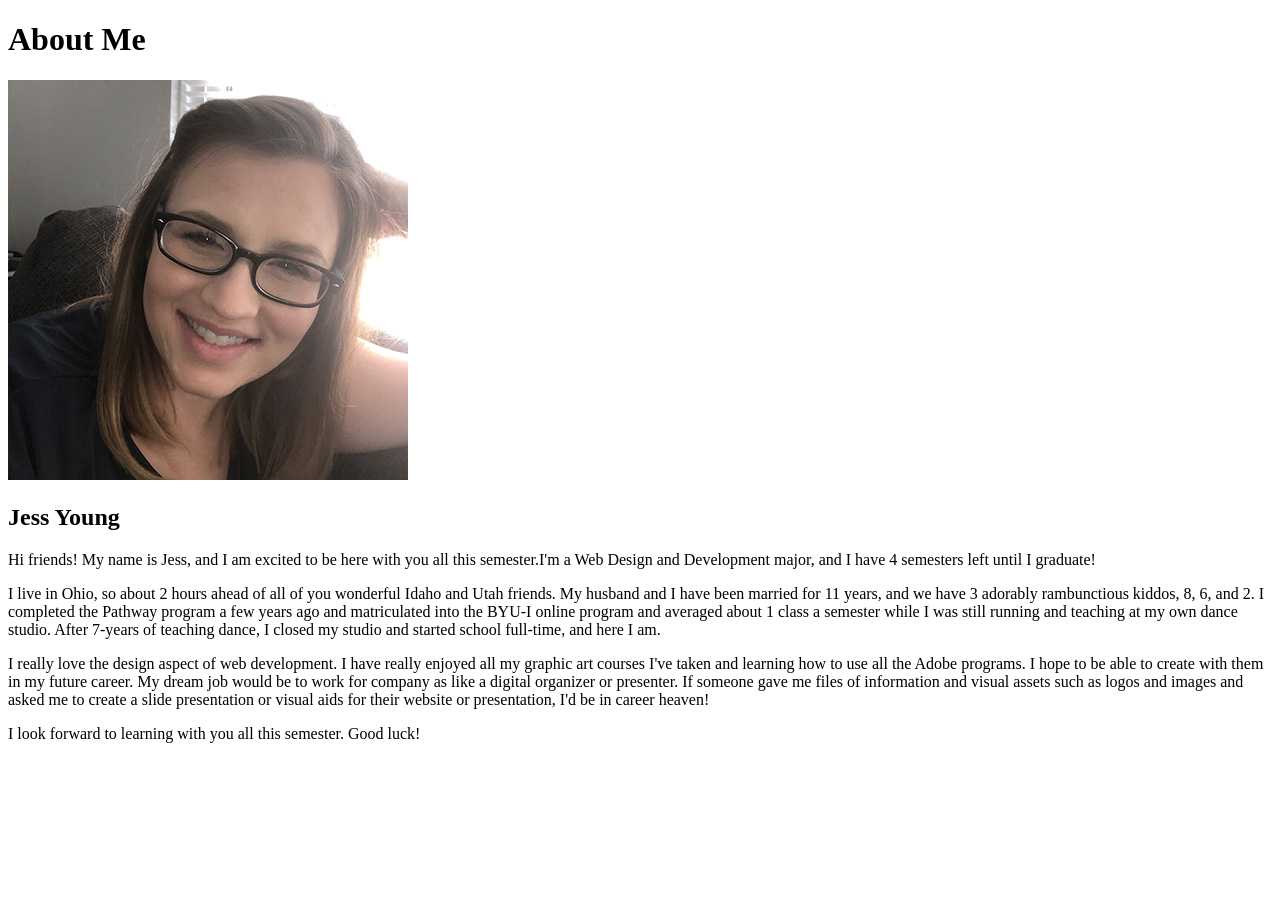
<file: aboutme/index.html>
<!DOCTYPE html>
<html lang="en">
<head>
    <meta charset="UTF-8">
    <meta http-equiv="X-UA-Compatible" content="IE=edge">
    <meta name="viewport" content="width=device-width, initial-scale=1.0">
    <title>All About Me</title>
</head>
<body>
    <h1>About Me</h1>
    <img alt="Image of me?" src="images/profile_pic2.jpg" >
    <h2>Jess Young</h2>
    <p>Hi friends! My name is Jess, and I am excited to be here with you all this semester.I'm a Web Design and Development major, and I have 4 semesters left until I graduate! </p>

        <p>I live in Ohio, so about 2 hours ahead of all of you wonderful Idaho and Utah friends. My husband and I have been married for 11 years, and we have 3 adorably rambunctious kiddos, 8, 6, and 2. I completed the Pathway program a few years ago and matriculated into the BYU-I online program and averaged about 1 class a semester while I was still running and teaching at my own dance studio. After 7-years of teaching dance, I closed my studio and started school full-time, and here I am.</p>
        
        <p>I really love the design aspect of web development. I have really enjoyed all my graphic art courses I've taken and learning how to use all the Adobe programs. I hope to be able to create with them in my future career. My dream job would be to work for company as like a digital organizer or presenter. If someone gave me files of information and visual assets such as logos and images and asked me to create a slide presentation or visual aids for their website or presentation, I'd be in career heaven!</p> 
        
        <p>I look forward to learning with you all this semester. Good luck!</p>
</body>
</html>
</file>
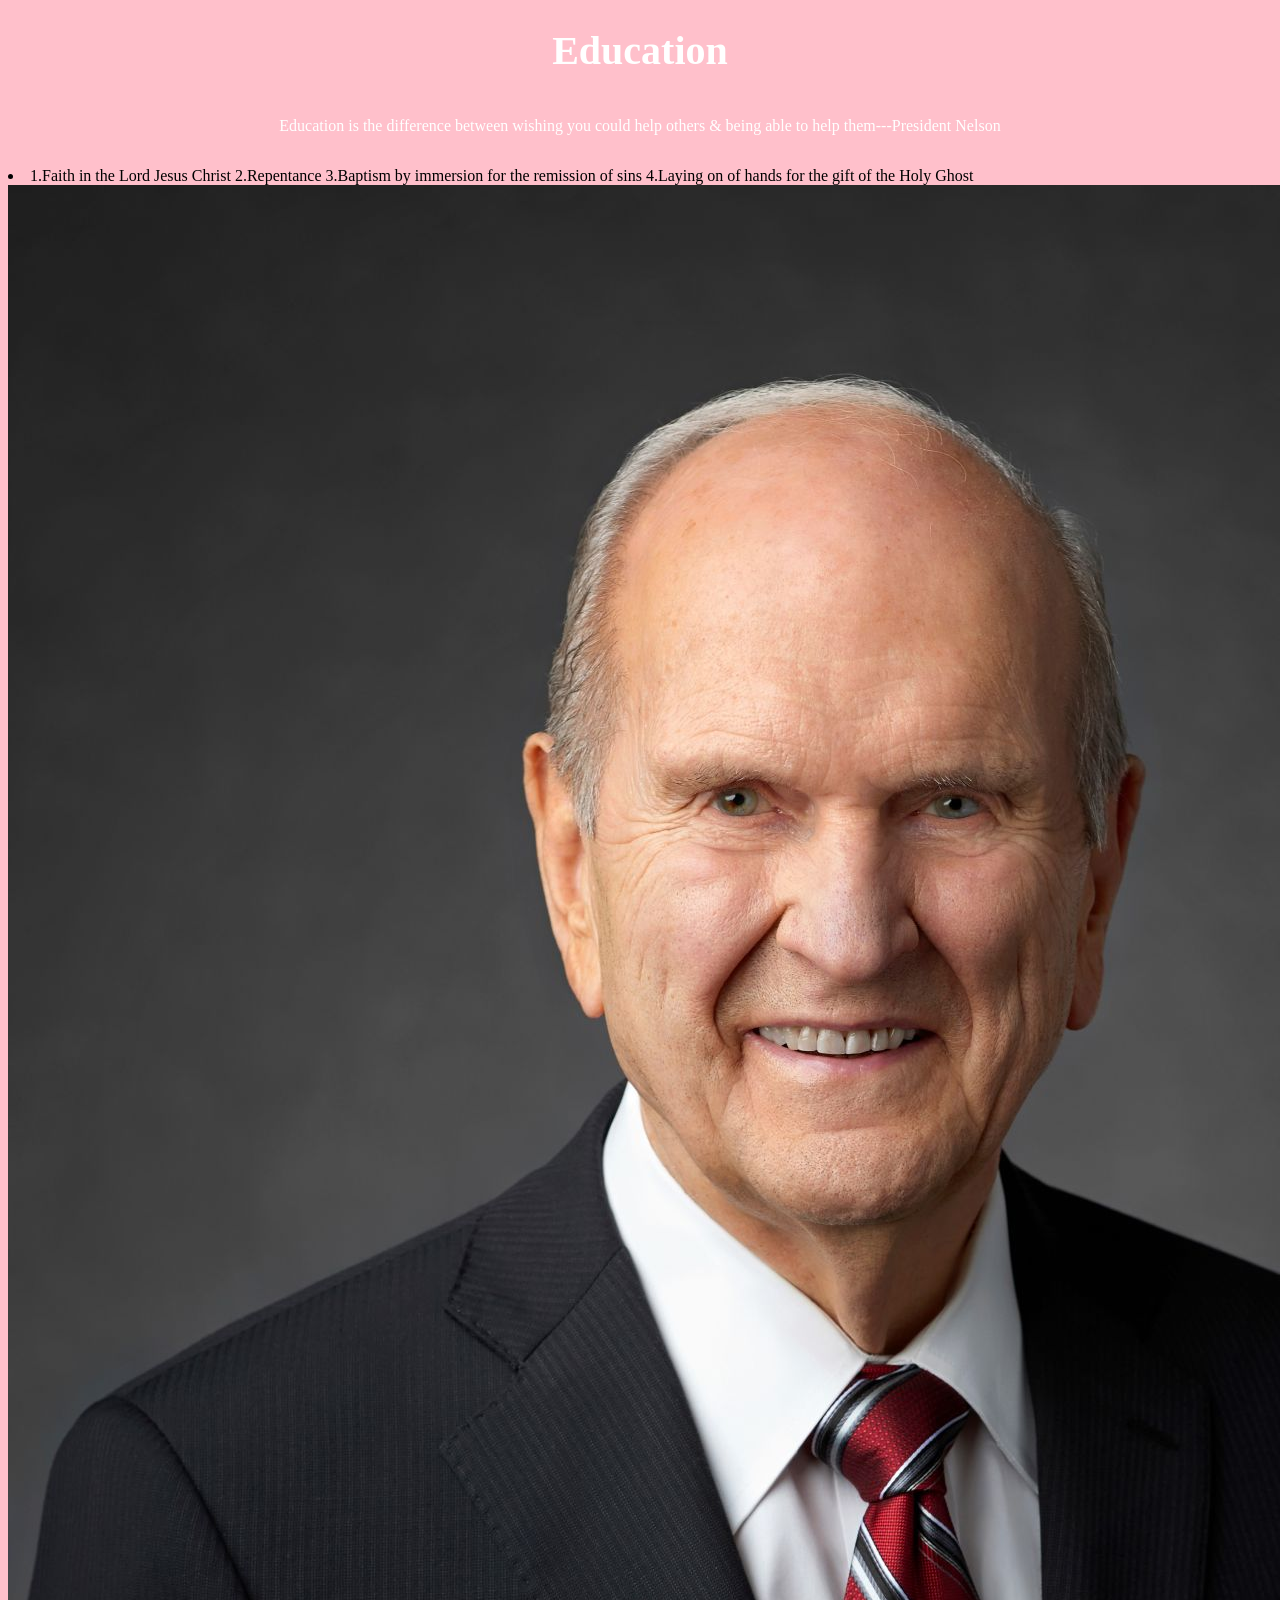
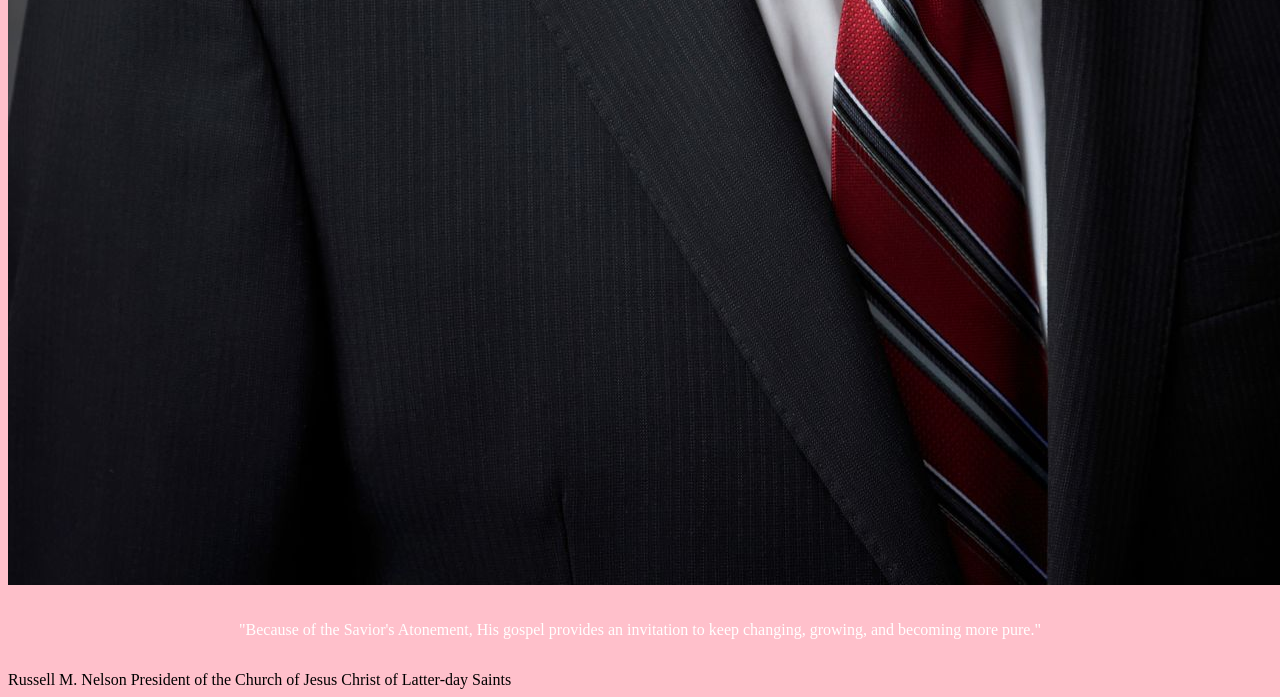
<file: Mod 4 Challenge/index.html>
<!DOCTYPE html>
<html lang="en">
<head>
    <meta charset="UTF-8">
    <meta http-equiv="X-UA-Compatible" content="IE=edge">
    <meta name="viewport" content="width=device-width, initial-scale=1.0">
    <link rel="stylesheet" href="styles/style.css">
    <title>Challenge</title>
</head>
<body>
    <h1>Education</h1>
    <main>
        <p>Education is the difference between wishing you could help others & being able to help them---President Nelson</p>
        <li>1.Faith in the Lord Jesus Christ 2.Repentance 3.Baptism by immersion for the remission of sins 4.Laying on of hands for the gift of the Holy Ghost</li>
        <img src="images/russell_nelson_official_portrait_2018.jpeg" alt="President Russel M. Nelson">
        <p>"Because of the Savior's Atonement, His gospel provides an invitation to keep changing, growing, and becoming more pure."</p>
    </main>
    <footer>Russell M. Nelson President of the Church of Jesus Christ of Latter-day Saints</footer>
</body>
</html>
</file>
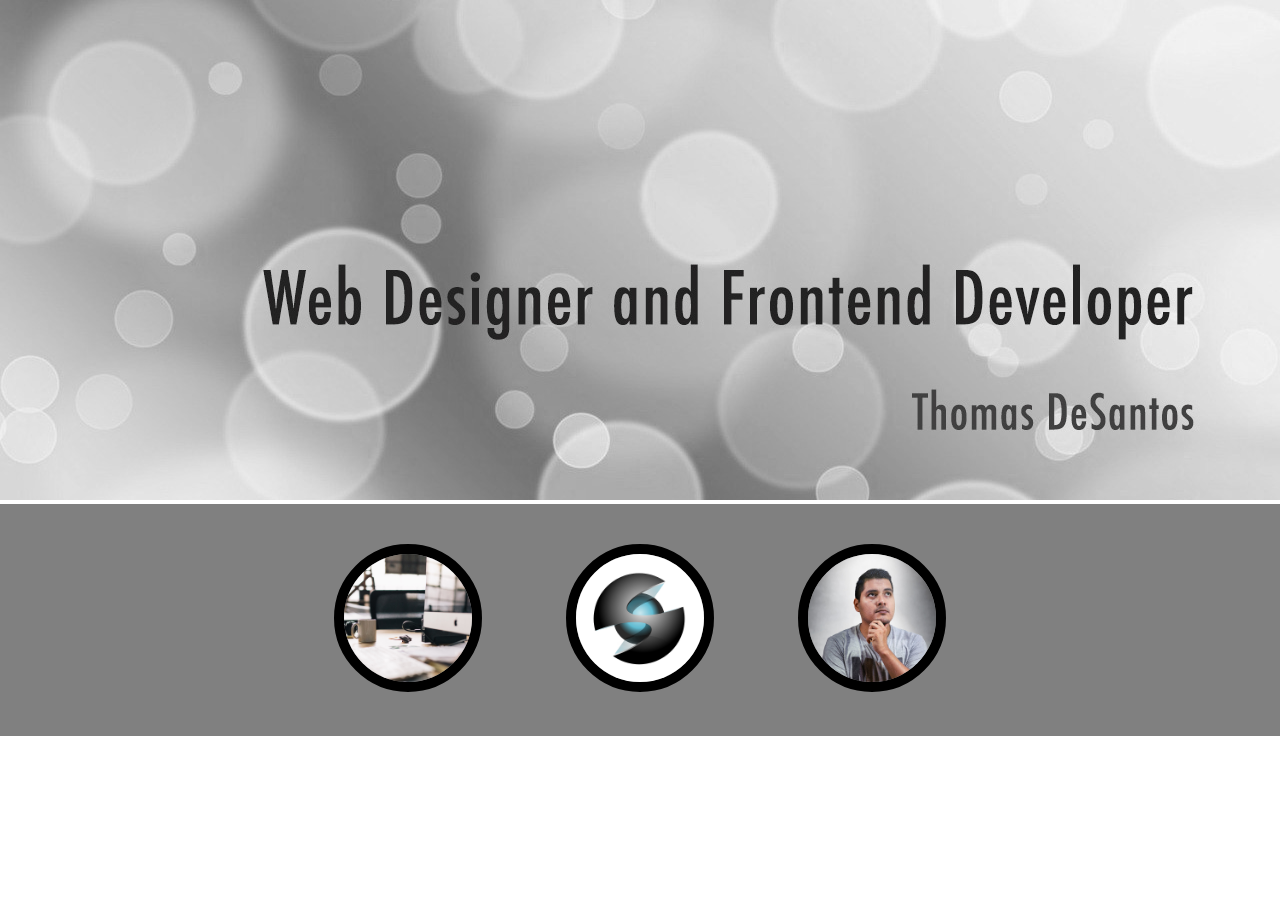
<file: Mod 5 Challenge/index.html>
<!DOCTYPE html>
<html lang="en">
<head>
    <meta charset="UTF-8">
    <meta http-equiv="X-UA-Compatible" content="IE=edge">
    <meta name="viewport" content="width=device-width, initial-scale=1.0">
    <link rel="stylesheet" href="styles/styles.css">
    <title>Mod 5 Challenge</title>
</head>
<body>
    <div id="content">
        <main class="home-page">
            <section class="title-image">
                <img class="hero-image" src="images/title_circles.jpg" alt="title image">
        </main>
        <footer>
            <img class="desk-image" src="images/w05_ice_image_desk.jpg" alt="image of a desk">
            <img class="graphic-image" src="images/w05_ice_image_graphic.png" alt="graphic symbol">
            <img class="person-image" src="images/w05_ice_image_person.jpg" alt="image of man thinking">
        </footer>
    </div>
</body>
</html>
</file>
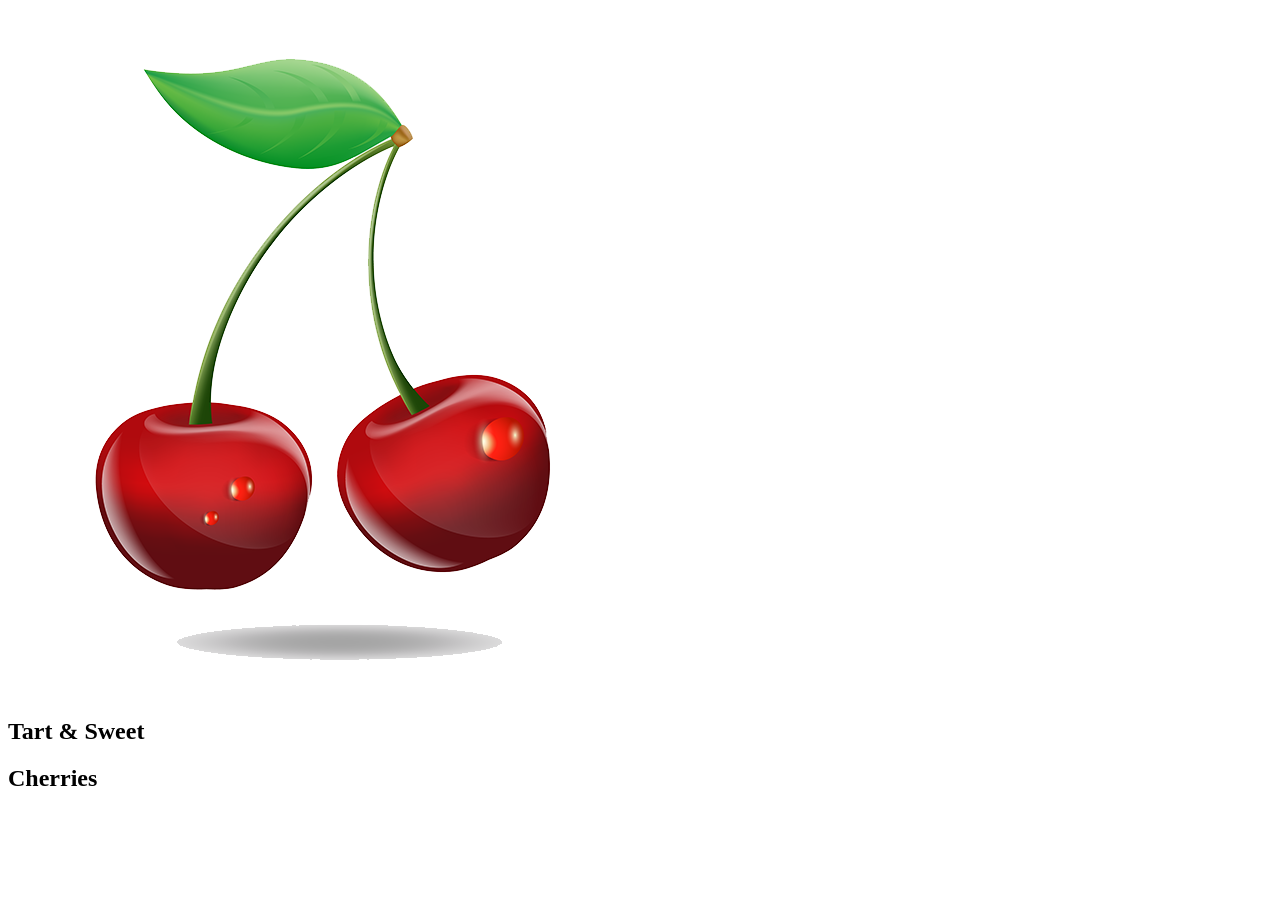
<file: Mod 6 Challenge/index.html>
<!DOCTYPE html>
<html lang="en">
<head>
    <meta charset="UTF-8">
    <meta http-equiv="X-UA-Compatible" content="IE=edge">
    <meta name="viewport" content="width=device-width, initial-scale=1.0">
    <title>Mod 6 Challenge</title>
</head>
<body>
    <main>
        <div class="home-grid">
            <section class="image-section">
                <img id="cherries" src="images/w06_cherries.png" alt="digital image of cherries">
                <h1 class="title">Tart & Sweet</h1>
            </section>
            <section>
                <h2 class="subtitle">Cherries</h2>
            </section>
        </div> 
    </main>
</body>
</html>
</file>
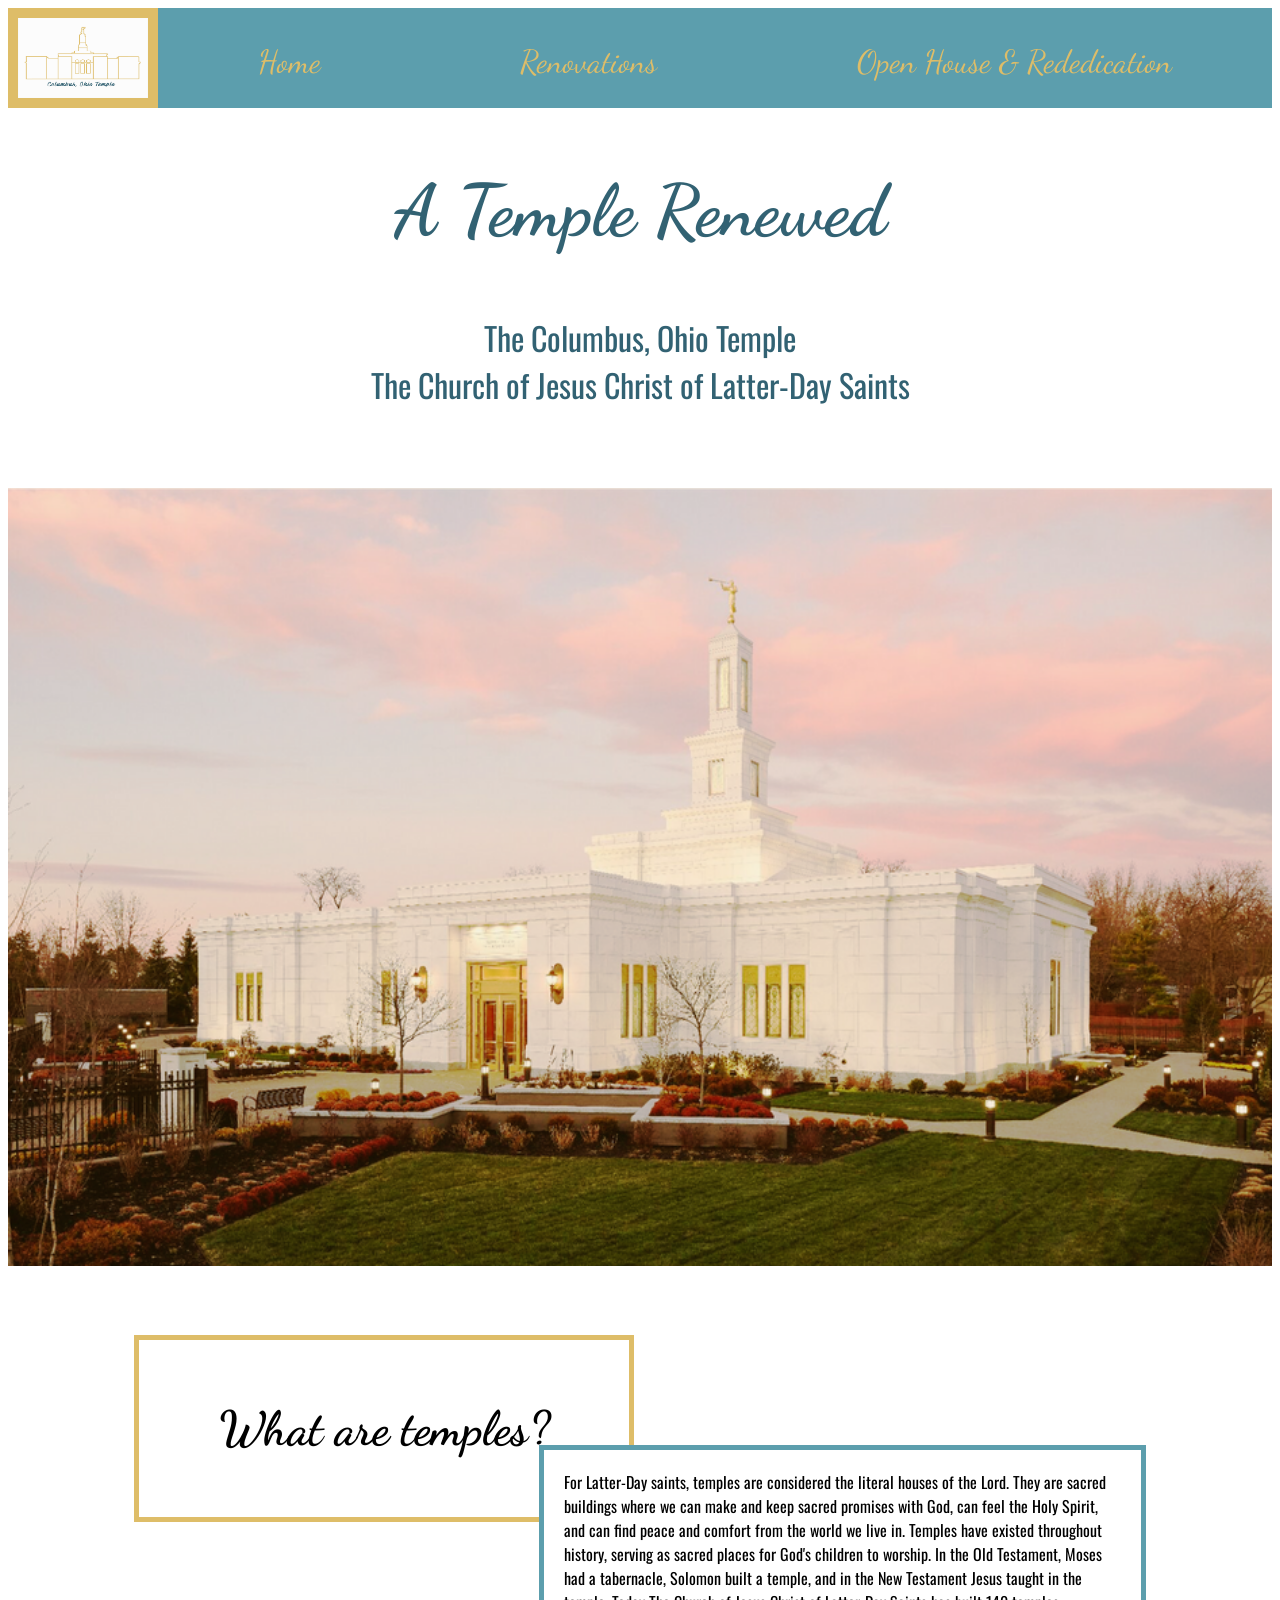
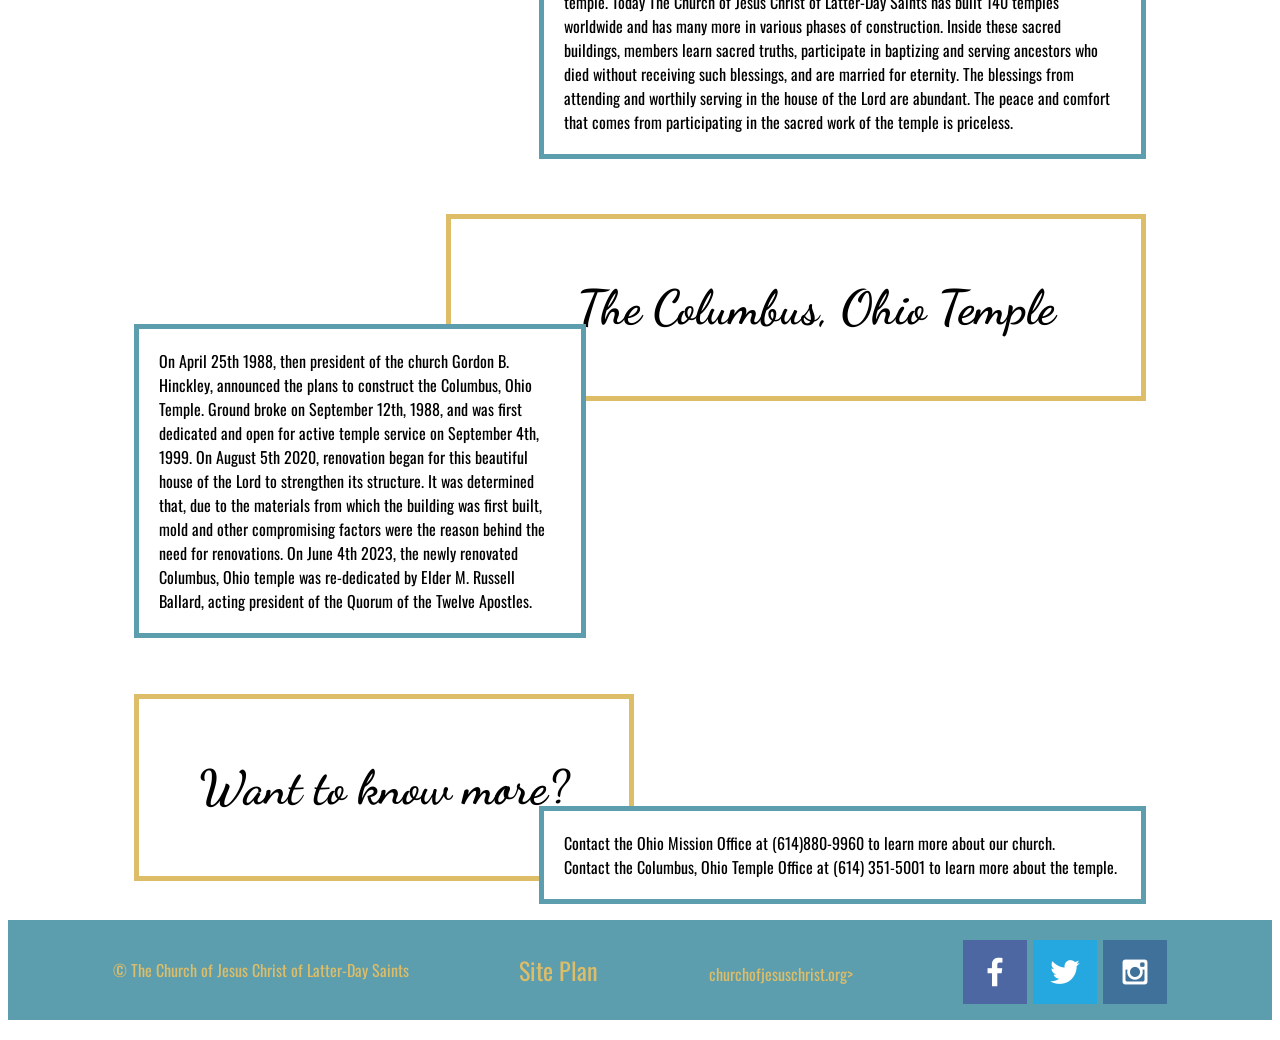
<file: wdd130/cotemple/index.html>
<!DOCTYPE html>
<html lang="en">
<head>
    <meta charset="UTF-8">
    <meta http-equiv="X-UA-Compatible" content="IE=edge">
    <meta name="viewport" content="width=device-width, initial-scale=1.0">
    <link rel="stylesheet" href="styles/style.css">
    <title>A Temple Renewed</title>
</head>
<body>
    <div id="content">
        <header>
            <a id="logo_link" href="index.html">
                <img class="logo" src="images/temple_logo.png" alt="logo made of a white temple">
            </a>
            <nav>
                <a href="index.html">Home</a>
                <a href="renovations.html">Renovations</a>
                <a href="openhouse.html">Open House & Rededication</a>
            </nav>
        </header>
        <div id="hero">
            <section id="hero_msg">
                <h1 class="home-title">A Temple Renewed</h1>
                <p class="home-subtitle">The Columbus, Ohio Temple<br>The Church of Jesus Christ of Latter-Day Saints</p>
            </section>
            <div id="hero-box">
                <img class="hero-banner" src="images/hero_banner.png" alt="renovated columbus, ohio temple">
            </div>
        </div>
        <main class="home-grid">
            <section class="temples">
                <h2>What are temples?</h2>
                <p class="temples-p">For Latter-Day saints, temples are considered the literal houses of the Lord. They are sacred buildings where we can make and keep sacred promises with God, can feel the Holy Spirit, and can find peace and comfort from the world we live in. Temples have existed throughout history, serving as sacred places for God's children to worship. In the Old Testament, Moses had a tabernacle, Solomon built a temple, and in the New Testament Jesus taught in the temple. Today The Church of Jesus Christ of Latter-Day Saints has built 140 temples worldwide and has many more in various phases of construction. Inside these sacred buildings, members learn sacred truths, participate in baptizing and serving ancestors who died without receiving such blessings, and are married for eternity. The blessings from attending and worthily serving in the house of the Lord are abundant. The peace and comfort that comes from participating in the sacred work of the temple is priceless.</p>
            </section>
            <section class="cotemp">
                <h2>The Columbus, Ohio Temple</h2>
                <p class="cotemp-p">On April 25th 1988, then president of the church Gordon B. Hinckley, announced the plans to construct the Columbus, Ohio Temple. Ground broke on September 12th, 1988, and was first dedicated and open for active temple service on September 4th, 1999. On August 5th 2020, renovation began for this beautiful house of the Lord to strengthen its structure. It was determined that, due to the materials from which the building was first built, mold and other compromising factors were the reason behind the need for renovations. On June 4th 2023, the newly renovated Columbus, Ohio temple was re-dedicated by Elder M. Russell Ballard, acting president of the Quorum of the Twelve Apostles.</p>
            </section>
            <section class="more-info">
                <h2>Want to know more?</h2>
                <p class="contact-us">Contact the Ohio Mission Office at (614)880-9960 to learn more about our church.<br>Contact the Columbus, Ohio Temple Office at (614) 351-5001 to learn more about the temple.</p>
            </section>
        </main>
        <footer>
            <p>&copy; The Church of Jesus Christ of Latter-Day Saints</p>
            <p><a href="site-plan.html">Site Plan</a></p>
            <p><a href="https://churchofjesuschrist.org"></a>churchofjesuschrist.org></p>
            <div class="social">
                <a href="https://www.facebook.com/ChurchofJesusChrist/" target="_blank">
                    <img src="images/facebook.png" alt="fb icon">
                </a>
                <a href="https://twitter.com/Ch_JesusChrist?ref_src=twsrc%5Egoogle%7Ctwcamp%5Eserp%7Ctwgr%5Eauthor" target="_blank">
                    <img src="images/twitter.png" alt="twitter icon">
                </a>
                <a href="https://www.instagram.com/churchofjesuschrist/?hl=en" target="_blank">
                    <img src="images/instagram.png" alt="instagram icon">
                </a>
             </div>
        </footer> 
    </div>
</body>
</html>
</file>
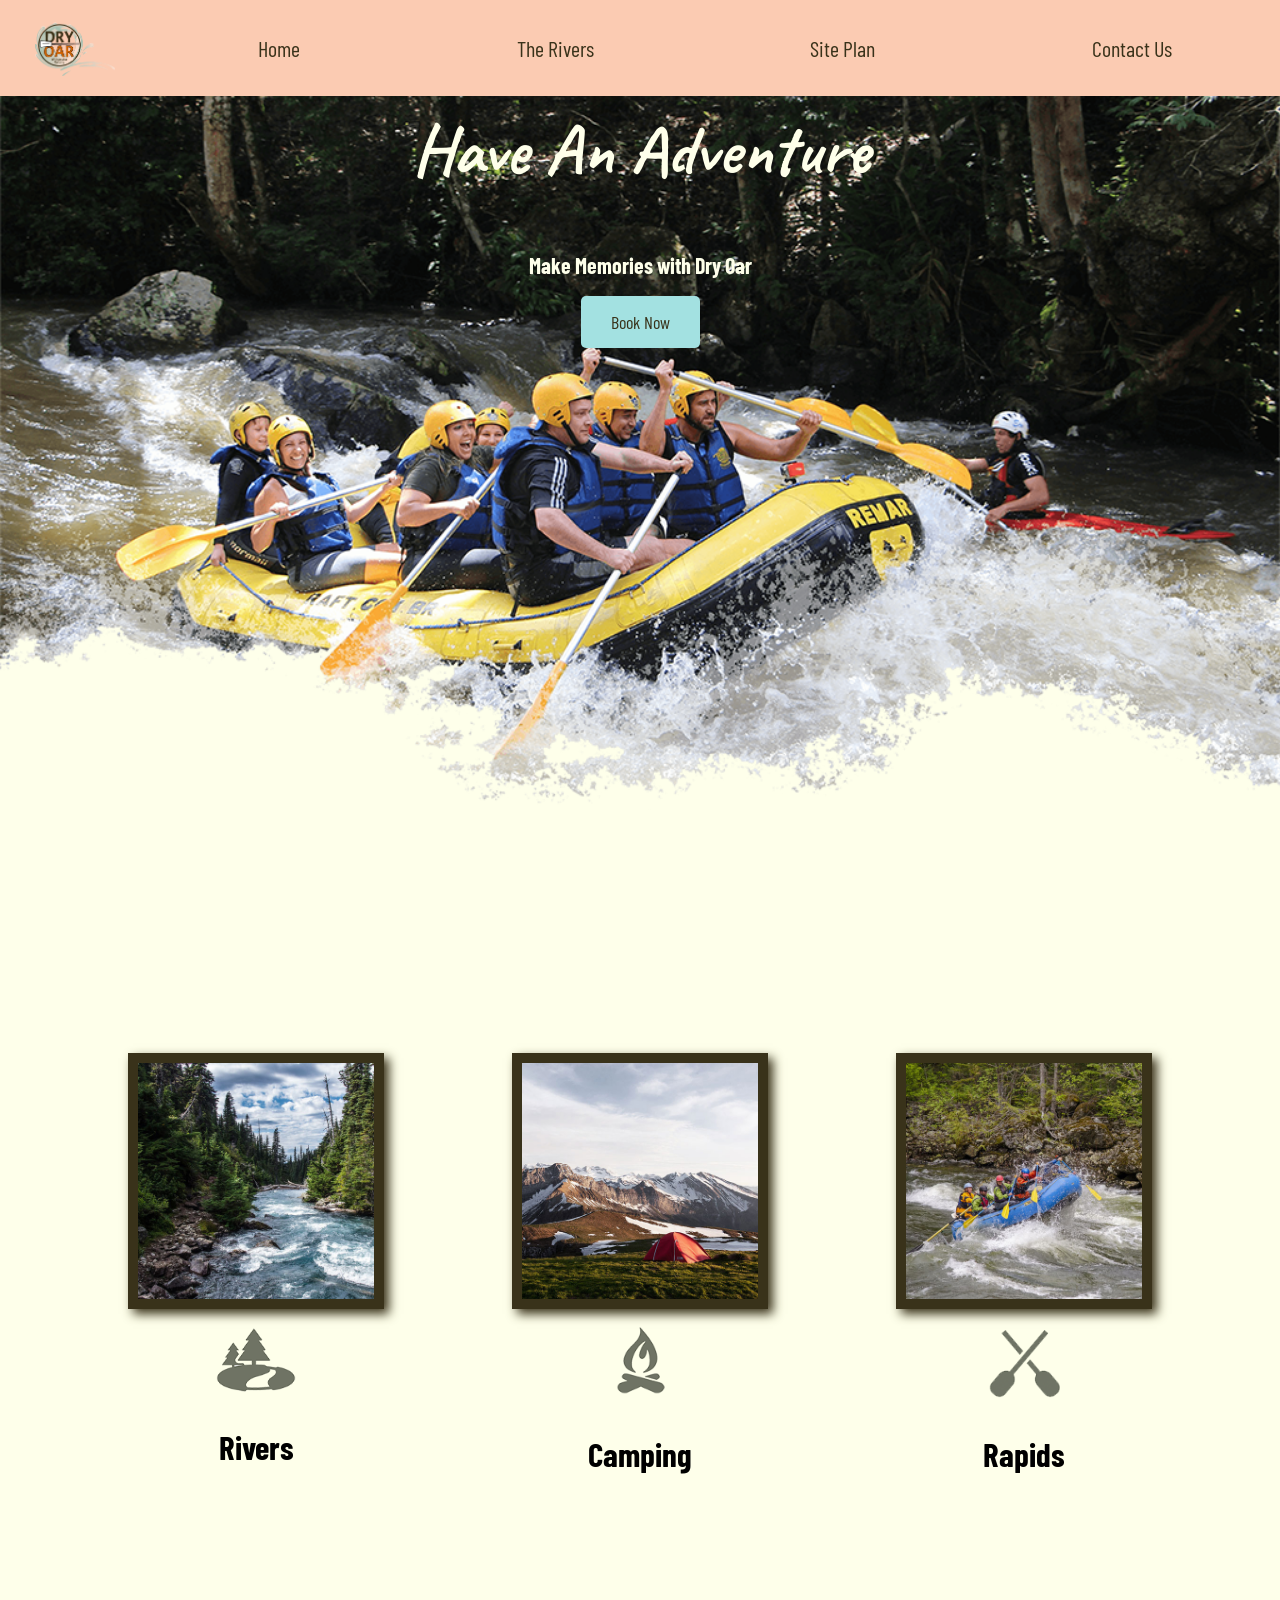
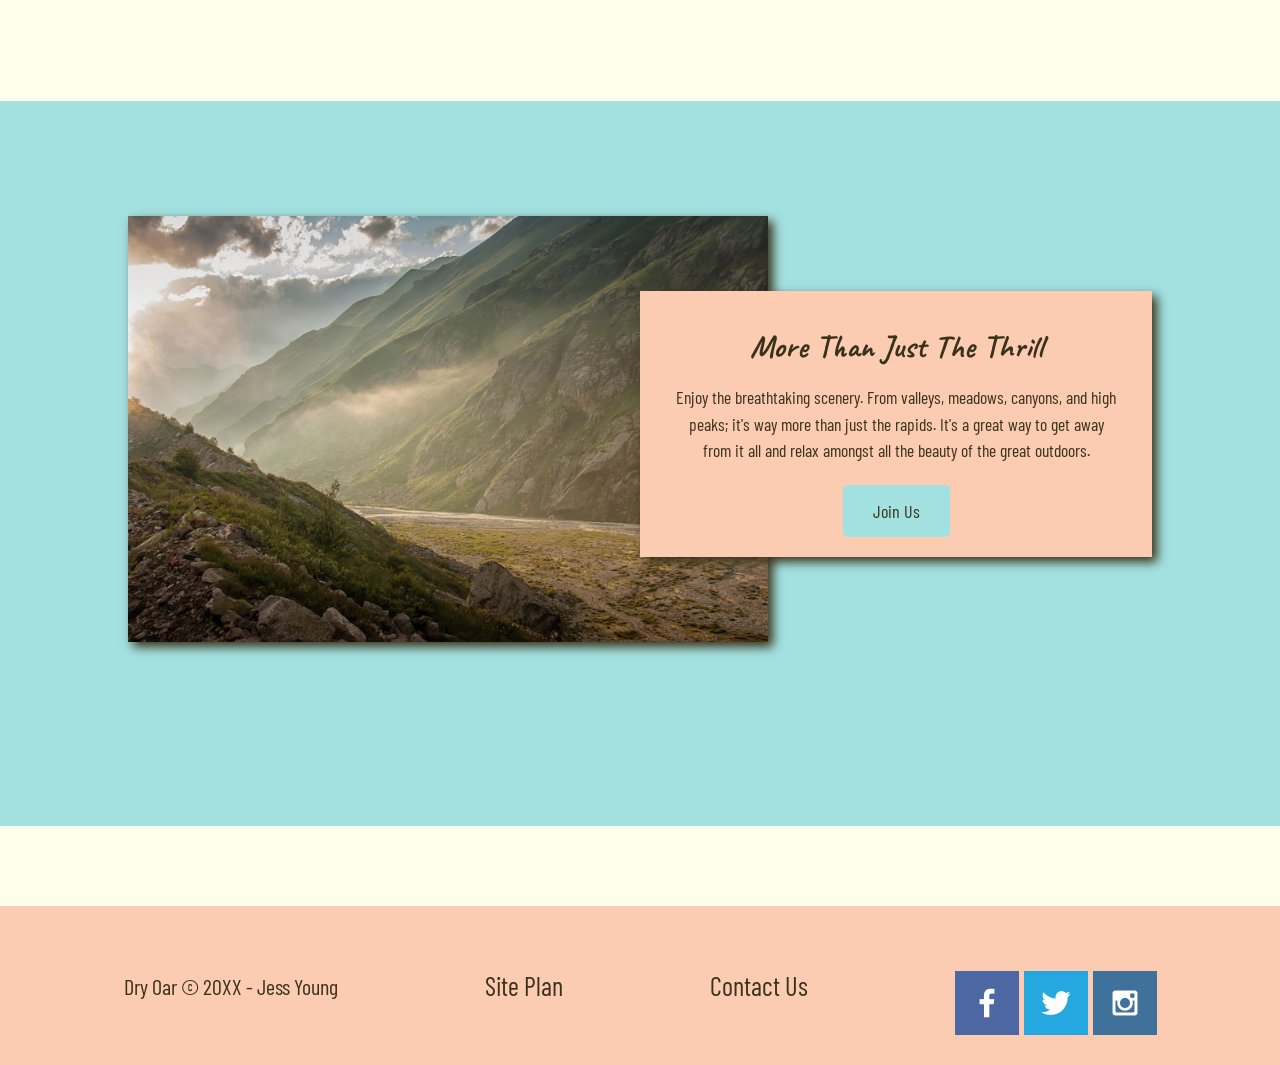
<file: wdd130/wwr/index.html>
<!DOCTYPE html>
<html lang="en">
<head>
    <meta charset="UTF-8">
    <meta http-equiv="X-UA-Compatible" content="IE=edge">
    <meta name="viewport" content="width=device-width, initial-scale=1.0">
    <link rel="stylesheet" href="styles/style.css">
    <title>Whitewater Rafting | Dry Oar | Home</title>
</head>
<body>
    <div id="content">
        <header>
        <a id="logo_link" href="index.html">
                <img class="logo" src="images/dryoarlogo3.png" alt="Dry Oar Logo">
        </a>
        <nav>
                <a href="index.html">Home</a>
                <a href="rivers.html">The Rivers</a>
                <a href="site-plan-rafting.html">Site Plan</a>
                <a href="contactus.html">Contact Us</a>
        </nav>
        </header>
        <div id="hero">
            <div id="hero-box">
                <img id="hero-img" src="images/hero.png" alt="People enjoying rafting">
            </div>
            <section id="hero-msg">
                <h1 class="home-title">Have An Adventure</h1>
                <h4>Make Memories with Dry Oar</h4>
                <div class="button-box">
                    <a class="book" href="contactus.html">Book Now</a>
                </div>
            </section>
        </div>
        <main class="home-grid">
            <section class="rivers-card">
                <img class="card-img" src="images/rivers.jpg" alt="river in forest">
                <img class="icon" src="images/river_icon.png" alt="river icon">
                <h2>Rivers</h2>
            </section>
            <section class="camping-card">
                <img class="card-img" src="images/camping.jpg" alt="tent in mountains">
                <img class="icon" src="images/fire_icon.png" alt="fire icon">
                <h2>Camping</h2>
            </section>
            <section class="rapids-card">
                <img class="card-img" src="images/rapids.jpg" alt="rafting boat">
                <img class="icon" src="images/oars.png" alt="oars icon">
                <h2>Rapids</h2>
            </section>
            <div id="background"></div>
            <img class="mountains" src="images/mountains.jpg" alt="Misty mountains">
            <section class="msg">
                <h2>More Than Just The Thrill</h2>
                <p>Enjoy the breathtaking scenery. From valleys, meadows, canyons, and high peaks; it's way more than just the rapids. It's a great way to get away from it all and relax amongst all the beauty of the great outdoors. </p>
                <a class='join' href="rivers.html">Join Us</a>
            </section>
        </main>
        <footer>
            <p>Dry Oar &copy; 20XX - Jess Young</p>
            <p><a href="site-plan-rafting.html">Site Plan</a></p>
            <p><a href="contactus.html">Contact Us</a></p>
            <div class="social">
                <a href="https://facebook.com" target="_blank">
                    <img src="images/facebook.png" alt="fb icon">
                </a>
                <a href="https://twitter.com" target="_blank">
                    <img src="images/twitter.png" alt="twitter icon">
                </a>
                <a href="https://instagram.com" target="_blank">
                    <img src="images/instagram.png" alt="instagram icon">
                </a>
             </div>
        </footer> 
    </div>
</body>
</html>
</file>
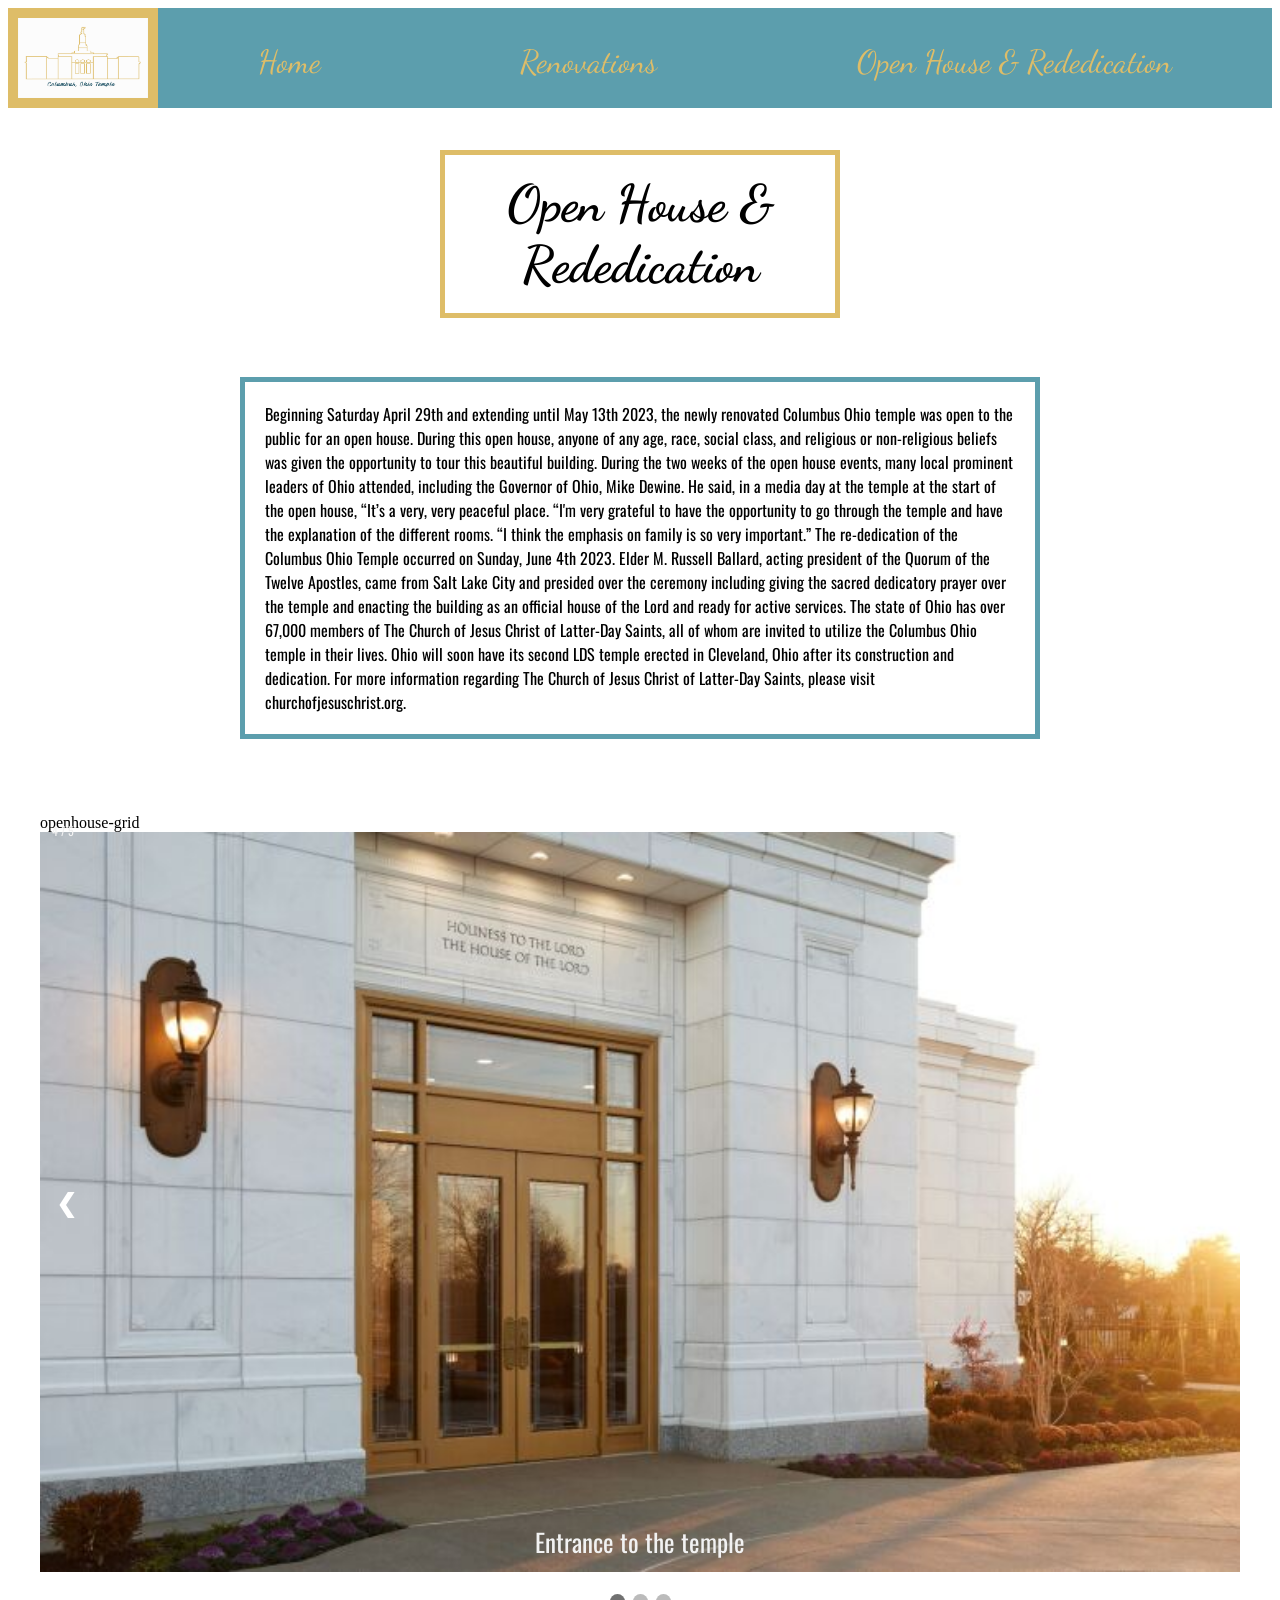
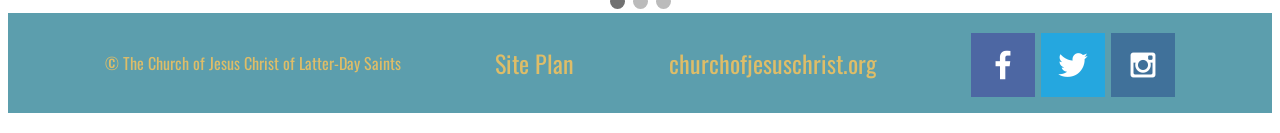
<file: wdd130/cotemple/openhouse.html>
<!DOCTYPE html>
<html lang="en">
<head>
    <meta charset="UTF-8">
    <meta http-equiv="X-UA-Compatible" content="IE=edge">
    <meta name="viewport" content="width=device-width, initial-scale=1.0">
    <link rel="stylesheet" href="styles/style.css">
    <title>A Temple Renewed | Open House & Rededication</title>
</head>
<body>
    <div id="content">
        <header>
            <a id="logo_link" href="index.html">
                <img class="logo" src="images/temple_logo.png" alt="logo made of a white temple">
            </a>
            <nav>
                <a href="index.html">Home</a>
                <a href="renovations.html">Renovations</a>
                <a href="openhouse.html">Open House & Rededication</a>
            </nav>
        </header>
        <main class="openhouse-grid">
            <section class="open-house">
                <h1>Open House & Rededication</h1>
                <p class="open-p">Beginning Saturday April 29th and extending until May 13th 2023, the newly renovated Columbus Ohio temple was open to the public for an open house. During this open house, anyone of any age, race, social class, and religious or non-religious beliefs was given the opportunity to tour this beautiful building. 

                    During the two weeks of the open house events, many local prominent leaders of Ohio attended, including the Governor of Ohio, Mike Dewine. He said, in a media day at the temple at the start of the open house, “It’s a very, very peaceful place. “I'm very grateful to have the opportunity to go through the temple and have the explanation of the different rooms. “I think the emphasis on family is so very important.”
            
                    The re-dedication of the Columbus Ohio Temple occurred on Sunday, June 4th 2023. Elder M. Russell Ballard, acting president of the Quorum of the Twelve Apostles, came from Salt Lake City and presided over the ceremony including giving the sacred dedicatory prayer over the temple and enacting the building as an official house of the Lord and ready for active services. The state of Ohio has over 67,000 members of The Church of Jesus Christ of Latter-Day Saints, all of whom are invited to utilize the Columbus Ohio temple in their lives. Ohio will soon have its second LDS temple erected in Cleveland, Ohio after its construction and dedication. 
            
                    For more information regarding The Church of Jesus Christ of Latter-Day Saints, please visit churchofjesuschrist.org.
                </p>
            </section>
            <!-- Slideshow container -->
            <div class="slideshow-container">

              <!-- Full-width images with number and caption text -->
                openhouse-grid<div class="mySlides fade">
                <div class="numbertext">4 / 5</div>
                <img src="images/colum_temple_4.jpeg" alt="Image of the reovated entrance of the temple." style="width:100%">
                <div class="text">Entrance to the temple</div>
                </div>
                
                <div class="mySlides fade">
                <div class="numbertext">2 / 5</div>
                <img src="images/colum_temple_1.jpeg" alt="Image of the renovated Celestial Room." style="width:100%">
                <div class="text">Celestial Room</div>
                </div>
            
                <div class="mySlides fade">
                <div class="numbertext">3 / 5</div>
                <img src="images/colum_temple_3.jpeg" alt="Image of the renovated Sealing Room." style="width:100%">
                <div class="text">Sealing Room</div>
                </div>

                <div class="mySlides fade">
                <div class="numbertext">5 / 5</div>
                <img src="images/colum_temple_5.jpeg" alt="Image of the renovated Baptistry." style="width:100%">
                <div class="text">Baptistry</div>
                </div>

                <div class="mySlides fade">
                    <div class="numbertext">1 / 5</div>
                    <img src="images/dewine.png" alt="Governor Mike Dewine visits Open House." style="width:100%">
                    <div class="text">Ohio Governer, Mike Dewine attends the Open House</div>
                    </div>
            
                <!-- Next and previous buttons -->
                <a class="prev" onclick="plusSlides(-1)">&#10094;</a>
                <a class="next" onclick="plusSlides(1)">&#10095;</a>
            </div>
            <br>
            
            <!-- The dots/circles -->
            <div style="text-align:center">
                <span class="dot" onclick="currentSlide(1)"></span>
                <span class="dot" onclick="currentSlide(2)"></span>
                <span class="dot" onclick="currentSlide(3)"></span>
            </div>
        </main>
        <footer>
            <p>&copy; The Church of Jesus Christ of Latter-Day Saints</p>
            <p><a href="site-plan.html">Site Plan</a></p>
            <p><a href="churchofjesuschrist.org">churchofjesuschrist.org</a></p>
            <div class="social">
                <a href="https://www.facebook.com/ChurchofJesusChrist/" target="_blank">
                    <img src="images/facebook.png" alt="fb icon">
                </a>
                <a href="https://twitter.com/Ch_JesusChrist?ref_src=twsrc%5Egoogle%7Ctwcamp%5Eserp%7Ctwgr%5Eauthor" target="_blank">
                    <img src="images/twitter.png" alt="twitter icon">
                </a>
                <a href="https://www.instagram.com/churchofjesuschrist/?hl=en" target="_blank">
                    <img src="images/instagram.png" alt="instagram icon">
                </a>
             </div>
        </footer> 
    </div>
<script>
    let slideIndex = 1;
showSlides(slideIndex);

// Next/previous controls
function plusSlides(n) {
  showSlides(slideIndex += n);
}

// Thumbnail image controls
function currentSlide(n) {
  showSlides(slideIndex = n);
}

function showSlides(n) {
  let i;
  let slides = document.getElementsByClassName("mySlides");
  let dots = document.getElementsByClassName("dot");
  if (n > slides.length) {slideIndex = 1}
  if (n < 1) {slideIndex = slides.length}
  for (i = 0; i < slides.length; i++) {
    slides[i].style.display = "none";
  }
  for (i = 0; i < dots.length; i++) {
    dots[i].className = dots[i].className.replace(" active", "");
  }
  slides[slideIndex-1].style.display = "block";
  dots[slideIndex-1].className += " active";
}
</script>
    
</body>
</html>
</file>
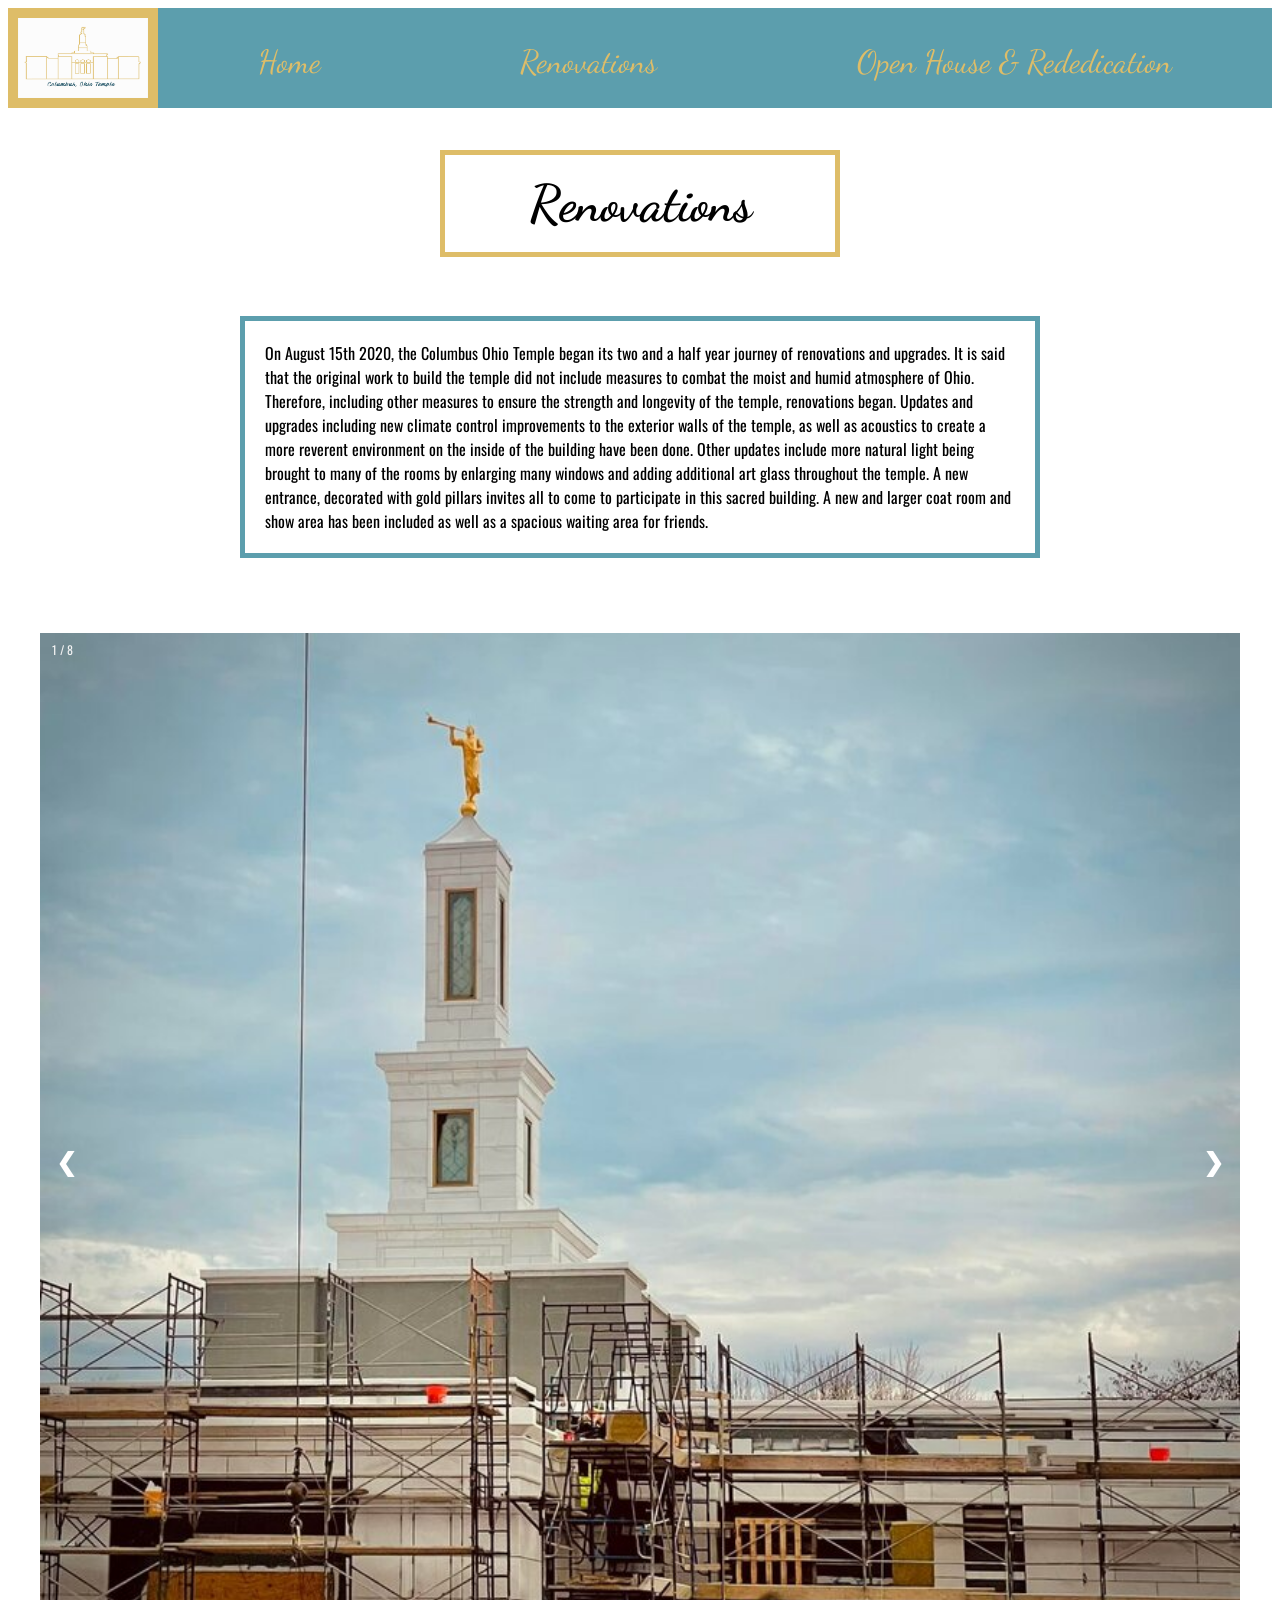
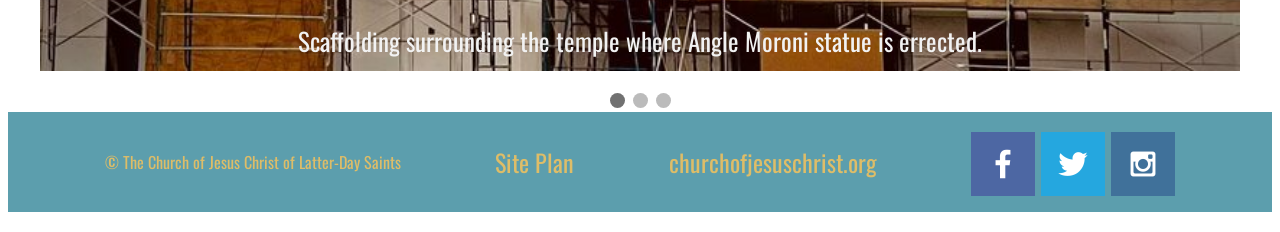
<file: wdd130/cotemple/renovations.html>
<!DOCTYPE html>
<html lang="en">
<head>
    <meta charset="UTF-8">
    <meta http-equiv="X-UA-Compatible" content="IE=edge">
    <meta name="viewport" content="width=device-width, initial-scale=1.0">
    <link rel="stylesheet" href="styles/style.css">
    <title>A Temple Renewed | Renovations</title>
</head>
<body>
    <div id="content">
        <header>
            <a id="logo_link" href="index.html">
                <img class="logo" src="images/temple_logo.png" alt="logo made of a white temple">
            </a>
            <nav>
                <a href="index.html">Home</a>
                <a href="renovations.html">Renovations</a>
                <a href="openhouse.html">Open House & Rededication</a>
            </nav>
        </header>
        </div>
        <main class="reno-grid">
            <section class="reno">
                <h1>Renovations</h1>
                <p class="reno-p">On August 15th 2020, the Columbus Ohio Temple began its two and a half year journey of renovations and upgrades. It is said that the original work to build the temple did not include measures to combat the moist and humid atmosphere of Ohio. Therefore, including other measures to ensure the strength and longevity of the temple, renovations began. 

                    Updates and upgrades including new climate control improvements to the exterior walls of the temple, as well as acoustics to create a more reverent environment on the inside of the building have been done. Other updates include more natural light being brought to many of the rooms by enlarging many windows and adding additional art glass throughout the temple. 
                    
                    A new entrance, decorated with gold pillars invites all to come to participate in this sacred building. A new and larger coat room and show area has been included as well as a spacious waiting area for friends.
                </p>
            </section>
            <!-- Slideshow container -->
            <div class="slideshow-container">

                <!-- Full-width images with number and caption text -->
                <div class="mySlides fade">
                <div class="numbertext">1 / 8</div>
                <img src="images/reno.jpeg" alt="Scaffolding and construction work on the temple and preparing Angel Moroni statue to be errected." style="width:100%">
                <div class="text">Scaffolding surrounding the temple where Angle Moroni statue is errected.</div>
                </div>
            
                <div class="mySlides fade">
                <div class="numbertext">2 / 8</div>
                <img src="images/reno1.jpeg" alt="construction crew raising Angel Moroni statue" style="width:100%">
                <div class="text">Construction crew carefully placing Angel Moroni at the top of the temple.</div>
                </div>

                <div class="mySlides fade">
                <div class="numbertext">3 / 8</div>
                <img src="images/reno2.jpeg" alt="Construction crew working on the stone" style="width:100%">
                <div class="text">Construction crew carefully working on the outside stone that surrounds the temple.</div>
                </div>

                <div class="mySlides fade">
                <div class="numbertext">4 / 8</div>
                <img src="images/reno3.jpeg" alt="Construction crew working on the landscaping" style="width:100%">
                <div class="text">The beginning work of the landscaping of the temple begins.</div>
                </div>

                <div class="mySlides fade">
                <div class="numbertext">5 / 8</div>
                <img src="images/reno4.jpeg" alt="Construction crew working on the landscaping" style="width:100%">
                <div class="text">More temple landscaping work.</div>
                </div>

                <div class="mySlides fade">
                <div class="numbertext">6 / 8</div>
                <img src="images/reno5.jpeg" alt="The beginning stages of renovations" style="width:100%">
                <div class="text">Renovations begin.</div>
                </div>

                <div class="mySlides fade">
                <div class="numbertext">7 / 8</div>
                <img src="images/reno6.jpeg" alt="Scaffolding construction surrounds the temple" style="width:100%">
                <div class="text">Scaffolding surrounds the outside work of the temple.</div>
                </div>
            
                <div class="mySlides fade">
                <div class="numbertext">8 / 8</div>
                <img src="images/reno7.jpeg" alt="Angel Moroni is errected on the top of the temple again" style="width:100%">
                <div class="text">Angel Moroni returns to the top of the temple.</div>
                </div>

                <!-- Next and previous buttons -->
                <a class="prev" onclick="plusSlides(-1)">&#10094;</a>
                <a class="next" onclick="plusSlides(1)">&#10095;</a>
            </div>
            <br>
            
            <!-- The dots/circles -->
            <div style="text-align:center">
                <span class="dot" onclick="currentSlide(1)"></span>
                <span class="dot" onclick="currentSlide(2)"></span>
                <span class="dot" onclick="currentSlide(3)"></span>
            </div>
        </main>
        <footer>
            <p>&copy; The Church of Jesus Christ of Latter-Day Saints</p>
            <p><a href="site-plan.html">Site Plan</a></p>
            <p><a href="https://new.churchofjesuschrist.org">churchofjesuschrist.org</a></p>
            <div class="social">
                <a href="https://www.facebook.com/ChurchofJesusChrist/" target="_blank">
                    <img src="images/facebook.png" alt="fb icon">
                </a>
                <a href="https://twitter.com/Ch_JesusChrist?ref_src=twsrc%5Egoogle%7Ctwcamp%5Eserp%7Ctwgr%5Eauthor" target="_blank">
                    <img src="images/twitter.png" alt="twitter icon">
                </a>
                <a href="https://www.instagram.com/churchofjesuschrist/?hl=en" target="_blank">
                    <img src="images/instagram.png" alt="instagram icon">
                </a>
             </div>
        </footer> 
<script>
    let slideIndex = 1;
showSlides(slideIndex);

// Next/previous controls
function plusSlides(n) {
  showSlides(slideIndex += n);
}

// Thumbnail image controls
function currentSlide(n) {
  showSlides(slideIndex = n);
}

function showSlides(n) {
  let i;
  let slides = document.getElementsByClassName("mySlides");
  let dots = document.getElementsByClassName("dot");
  if (n > slides.length) {slideIndex = 1}
  if (n < 1) {slideIndex = slides.length}
  for (i = 0; i < slides.length; i++) {
    slides[i].style.display = "none";
  }
  for (i = 0; i < dots.length; i++) {
    dots[i].className = dots[i].className.replace(" active", "");
  }
  slides[slideIndex-1].style.display = "block";
  dots[slideIndex-1].className += " active";
}
</script>
</body>
</html>
</file>
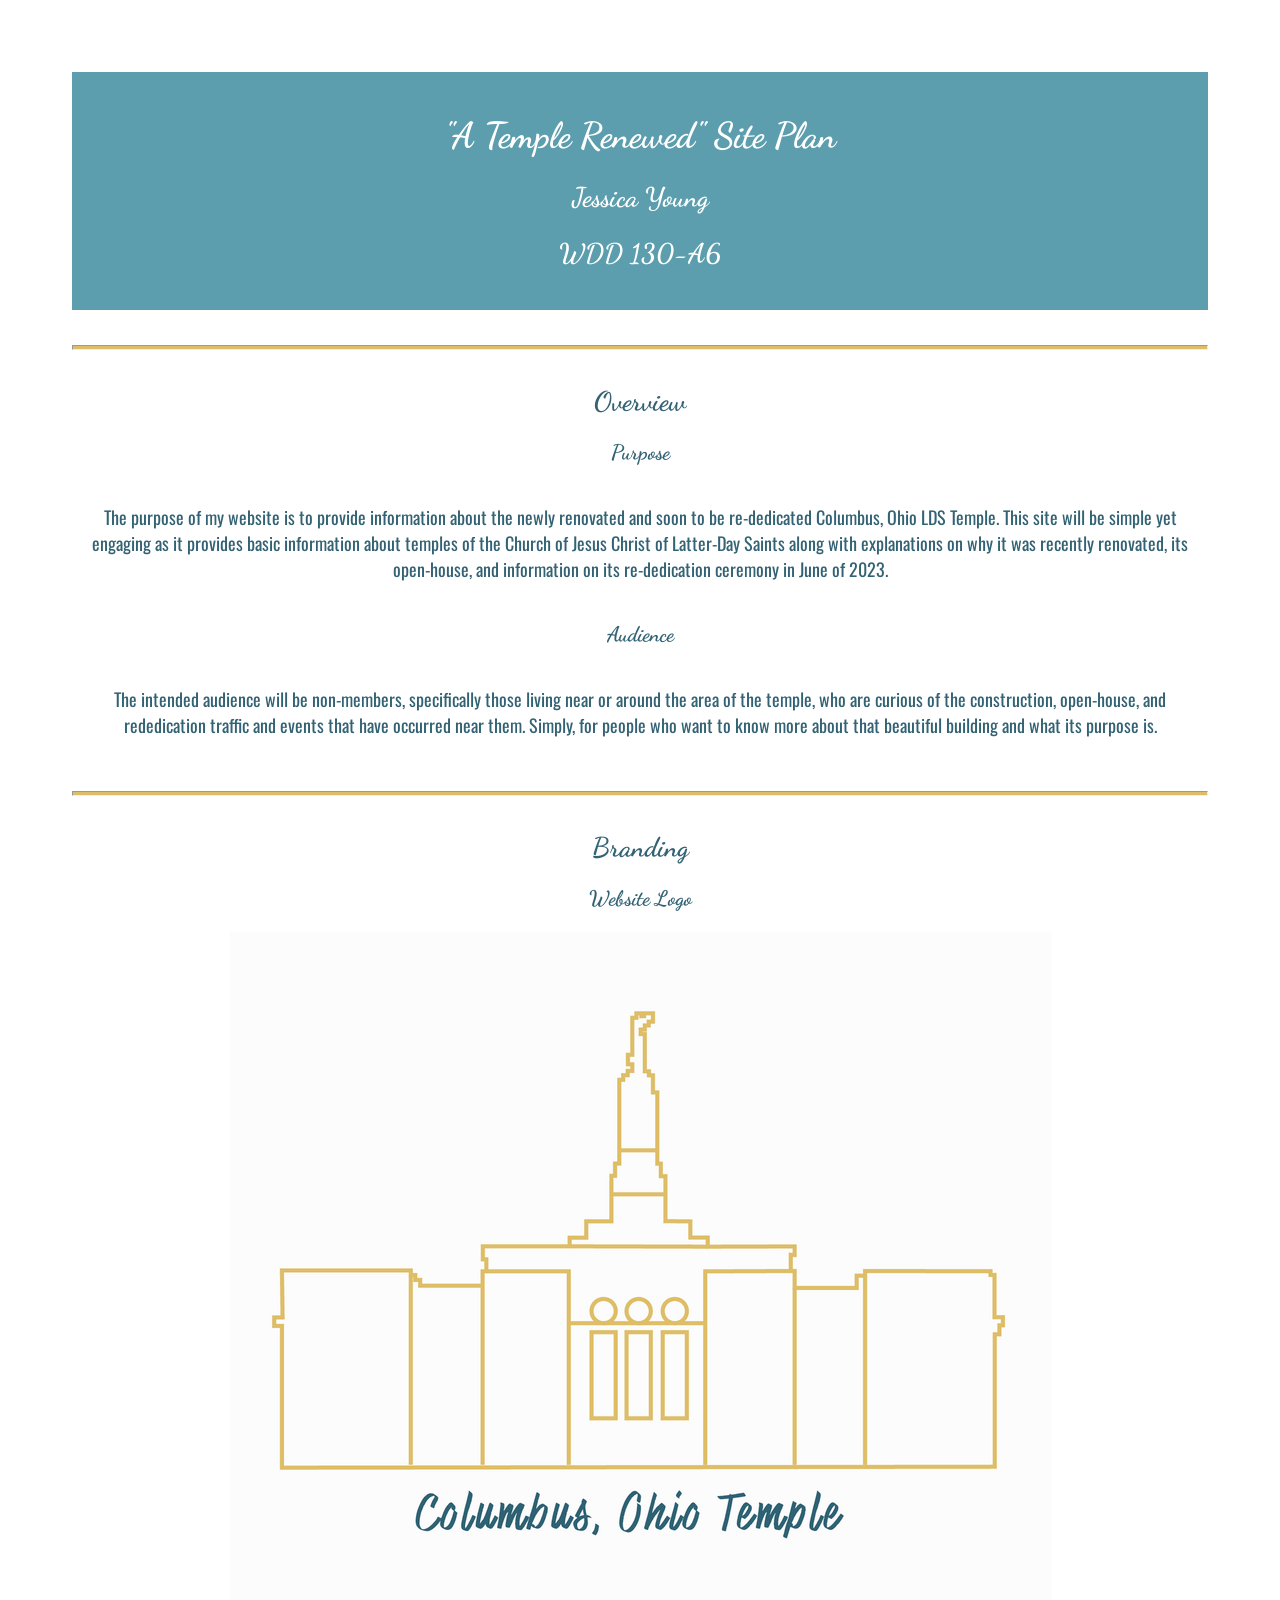
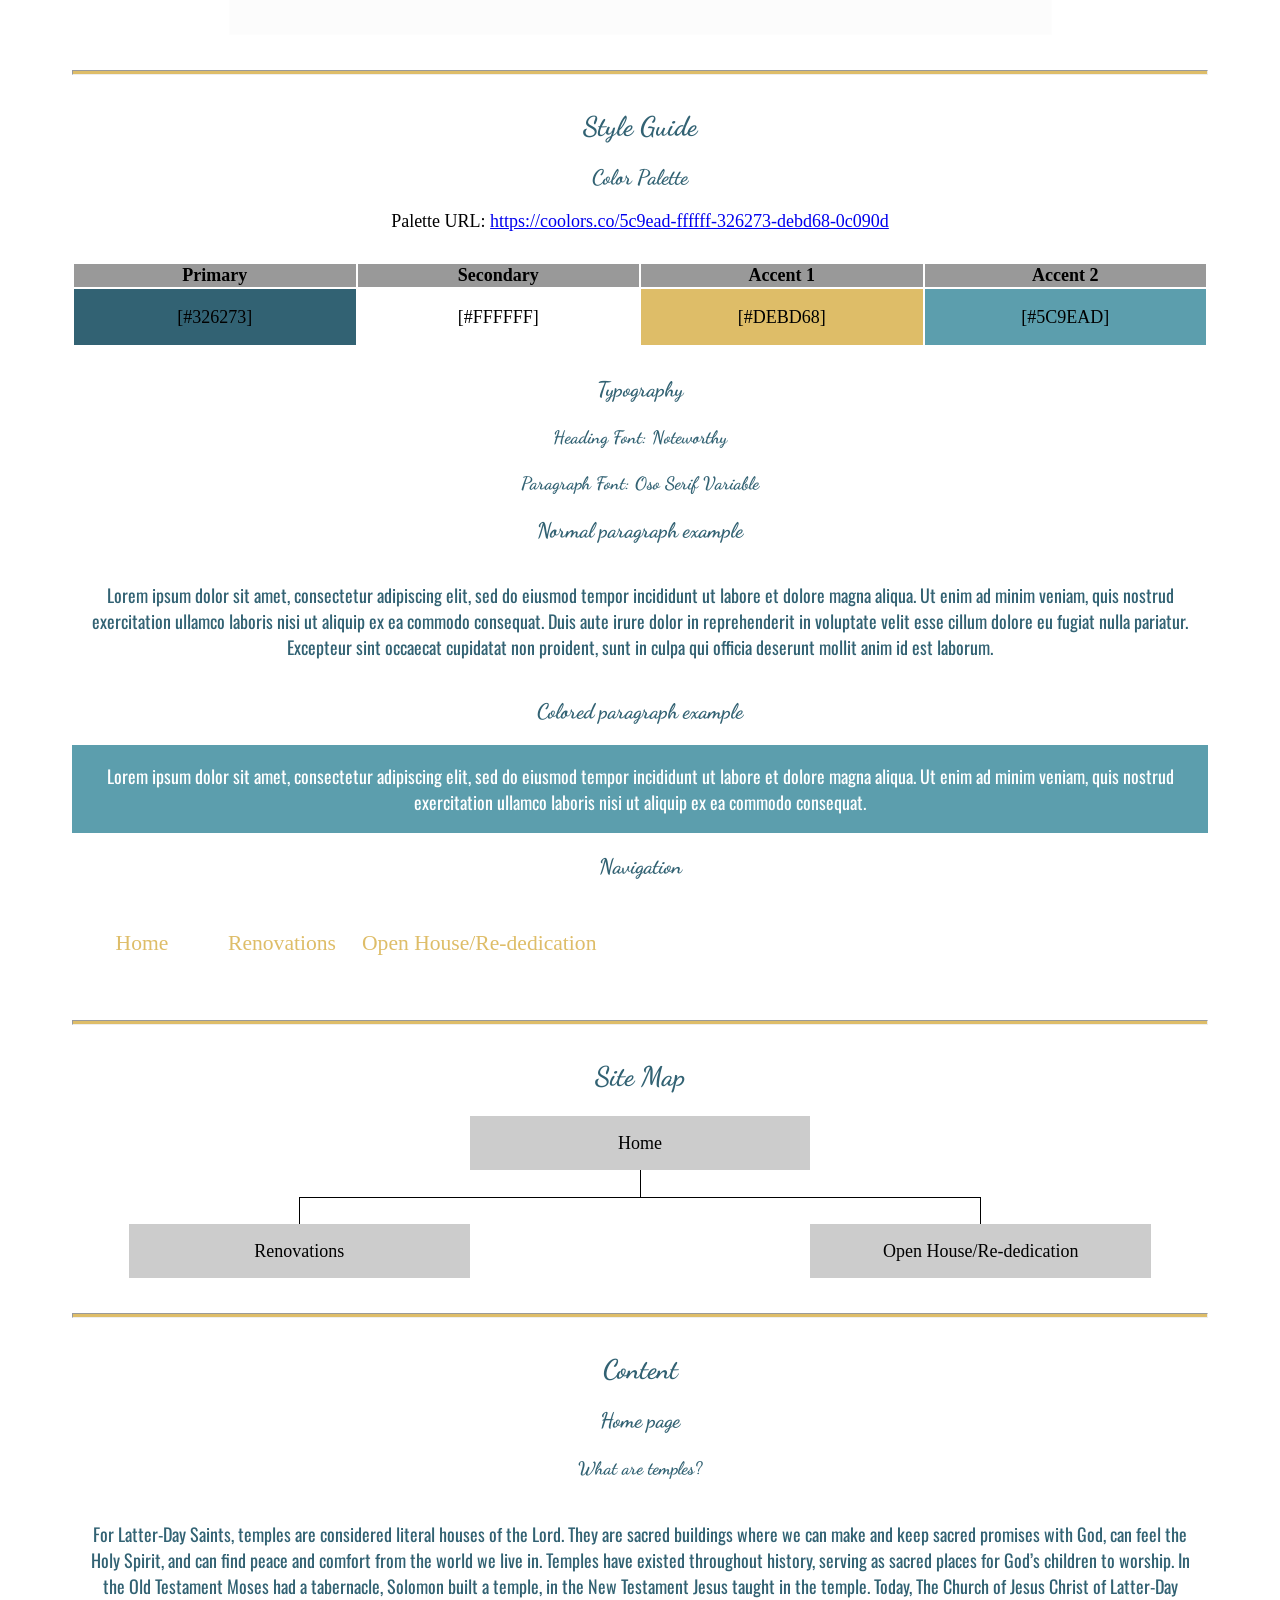
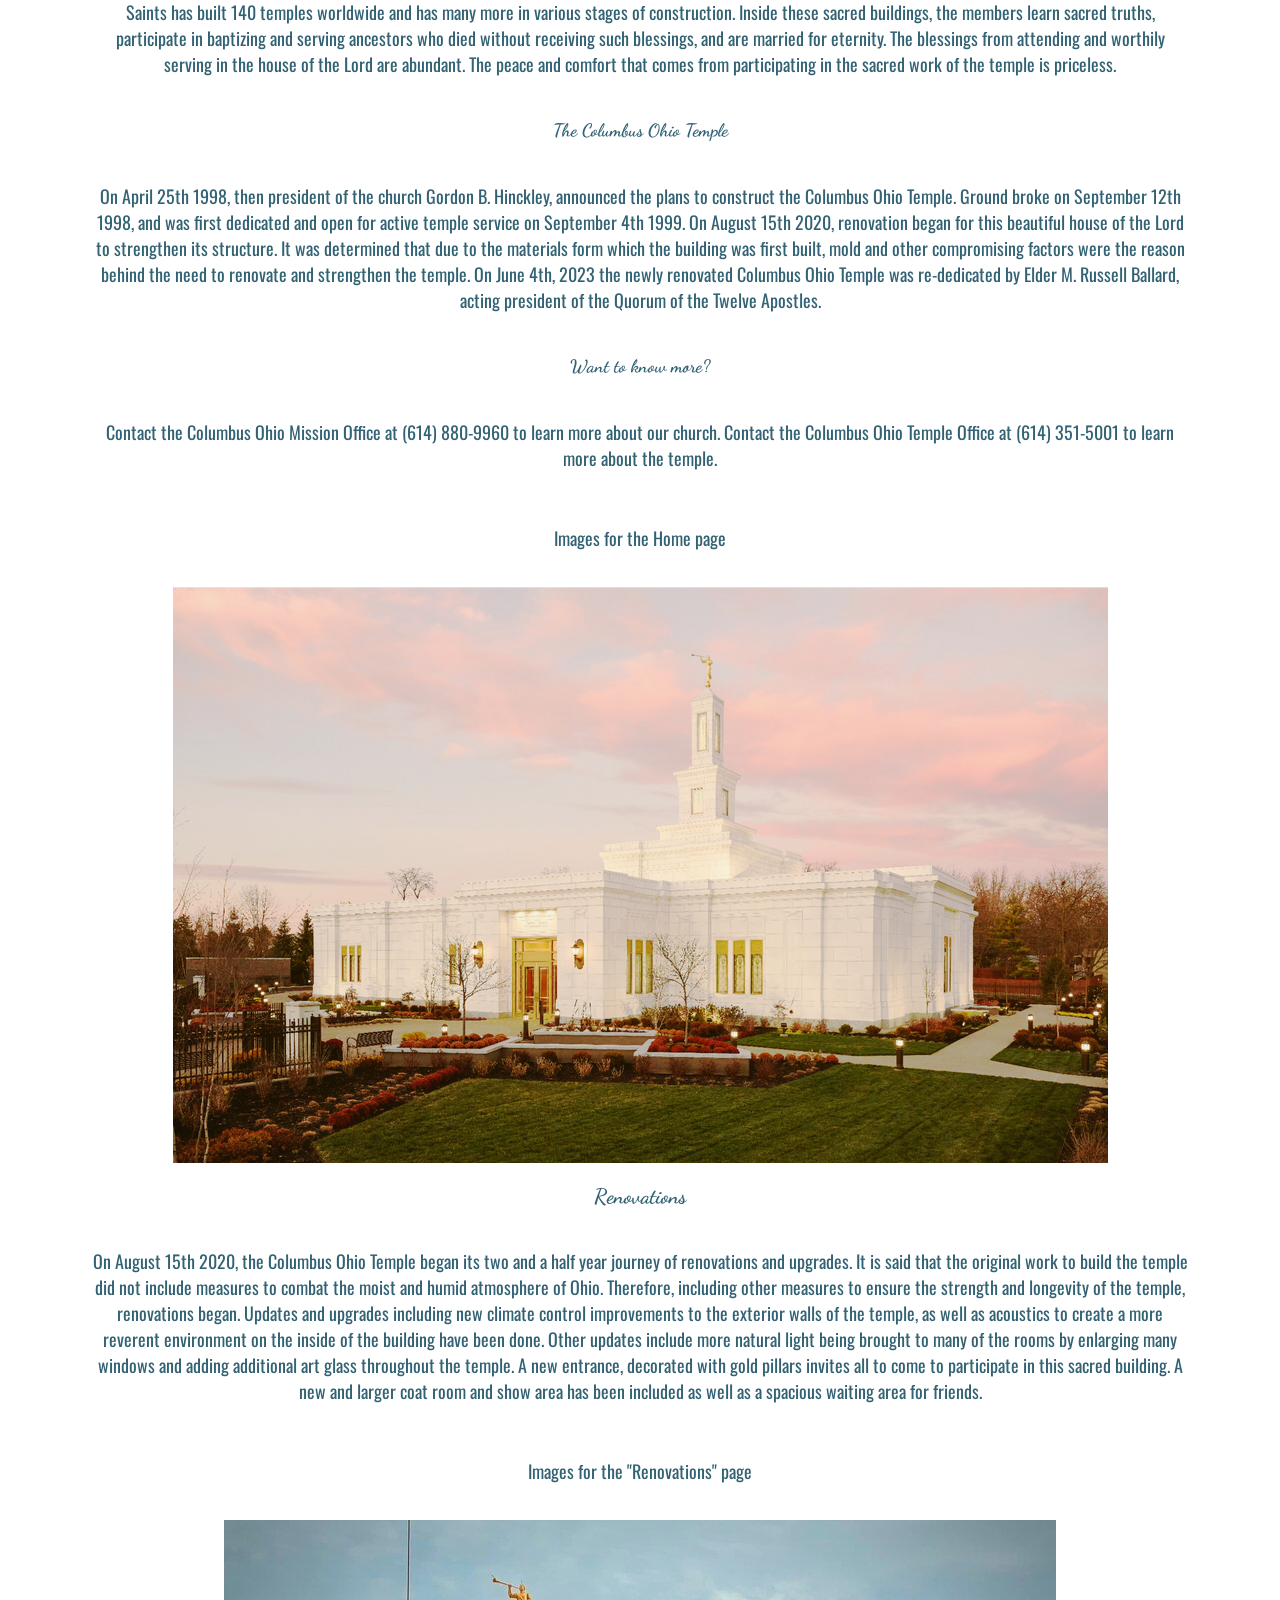
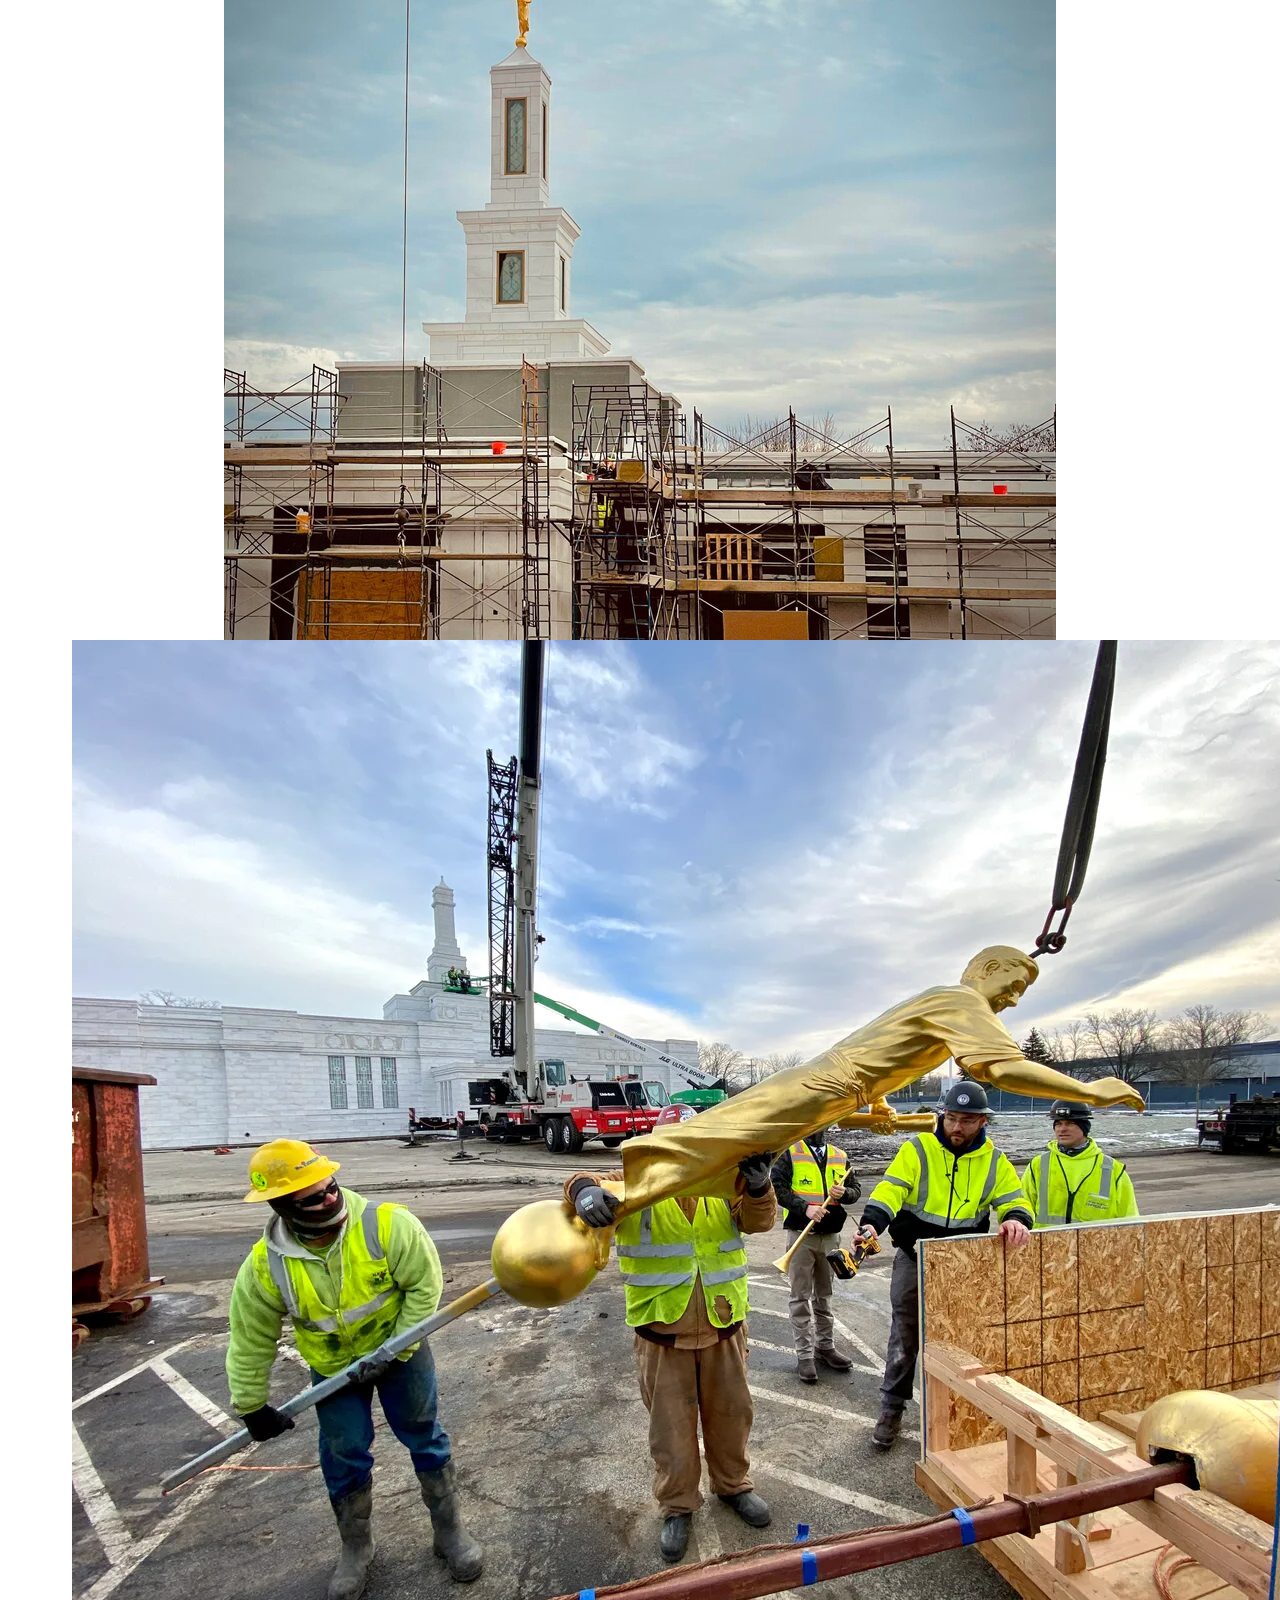
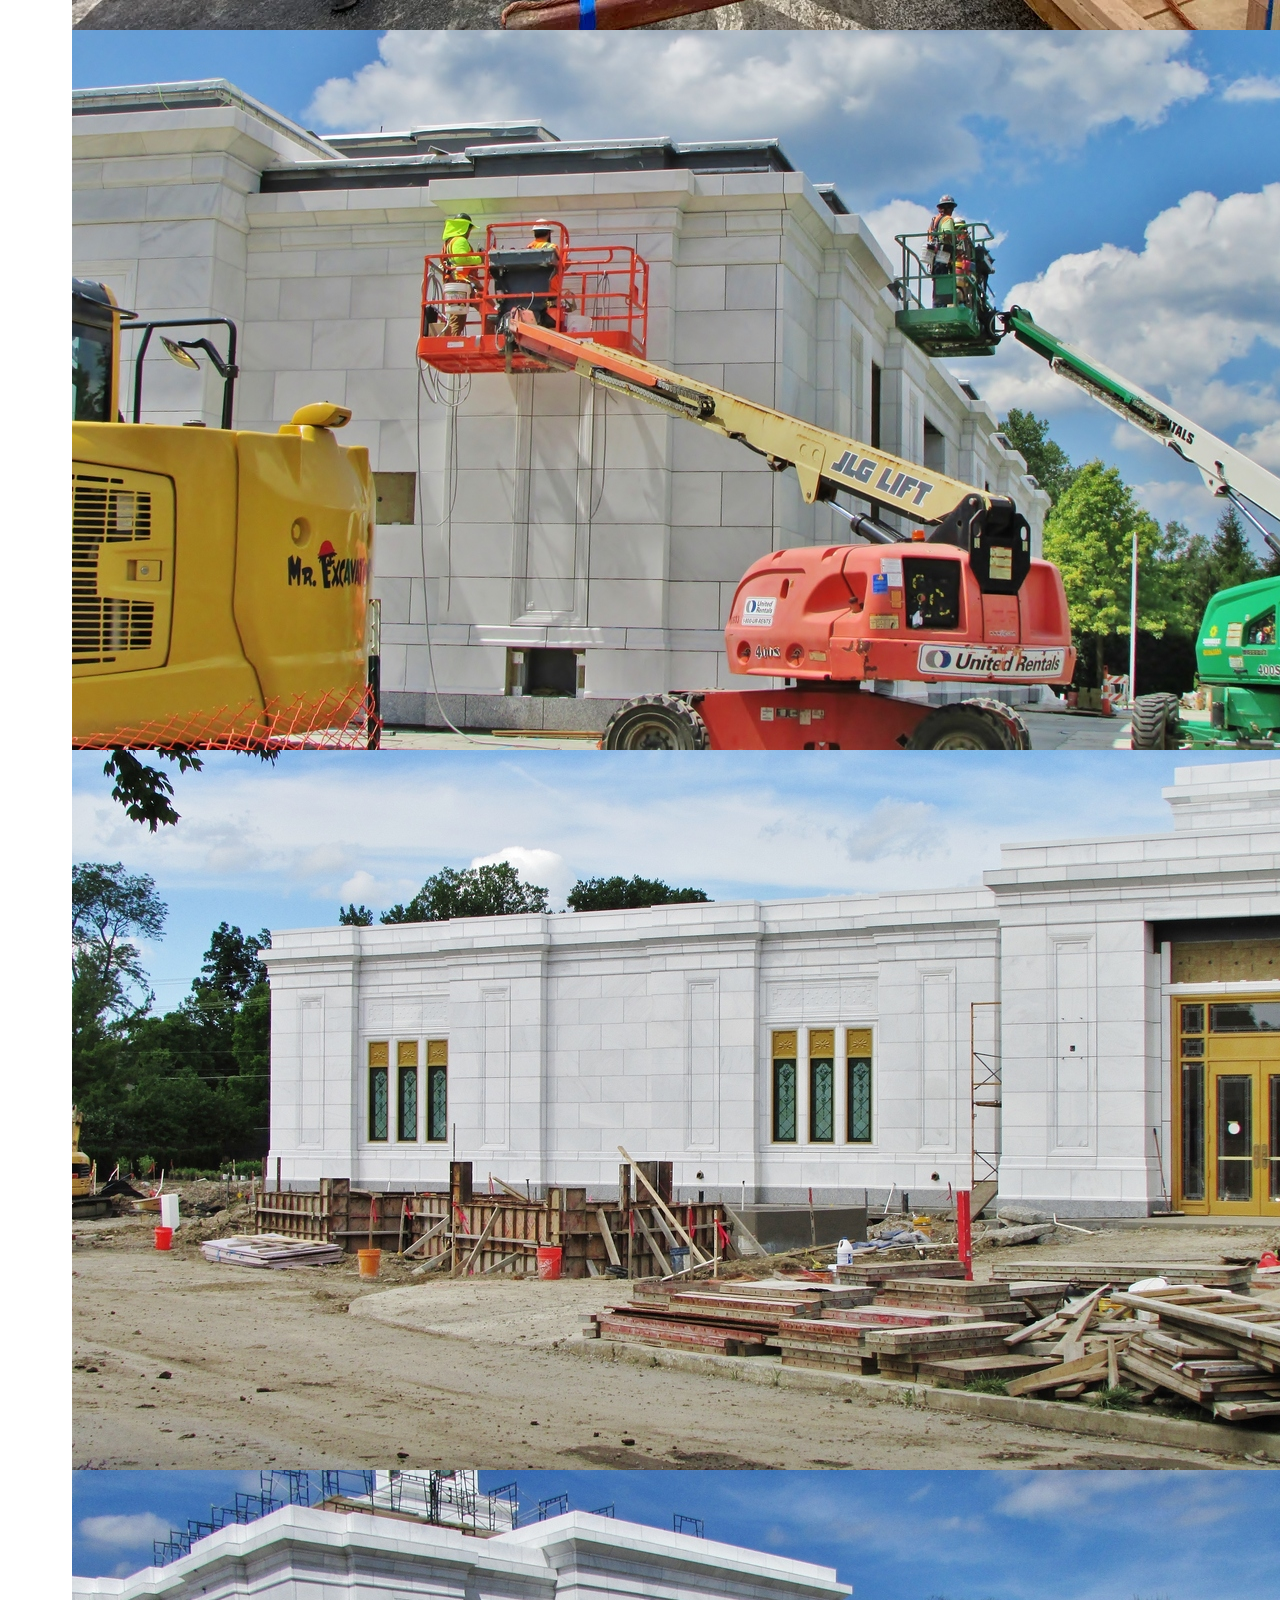
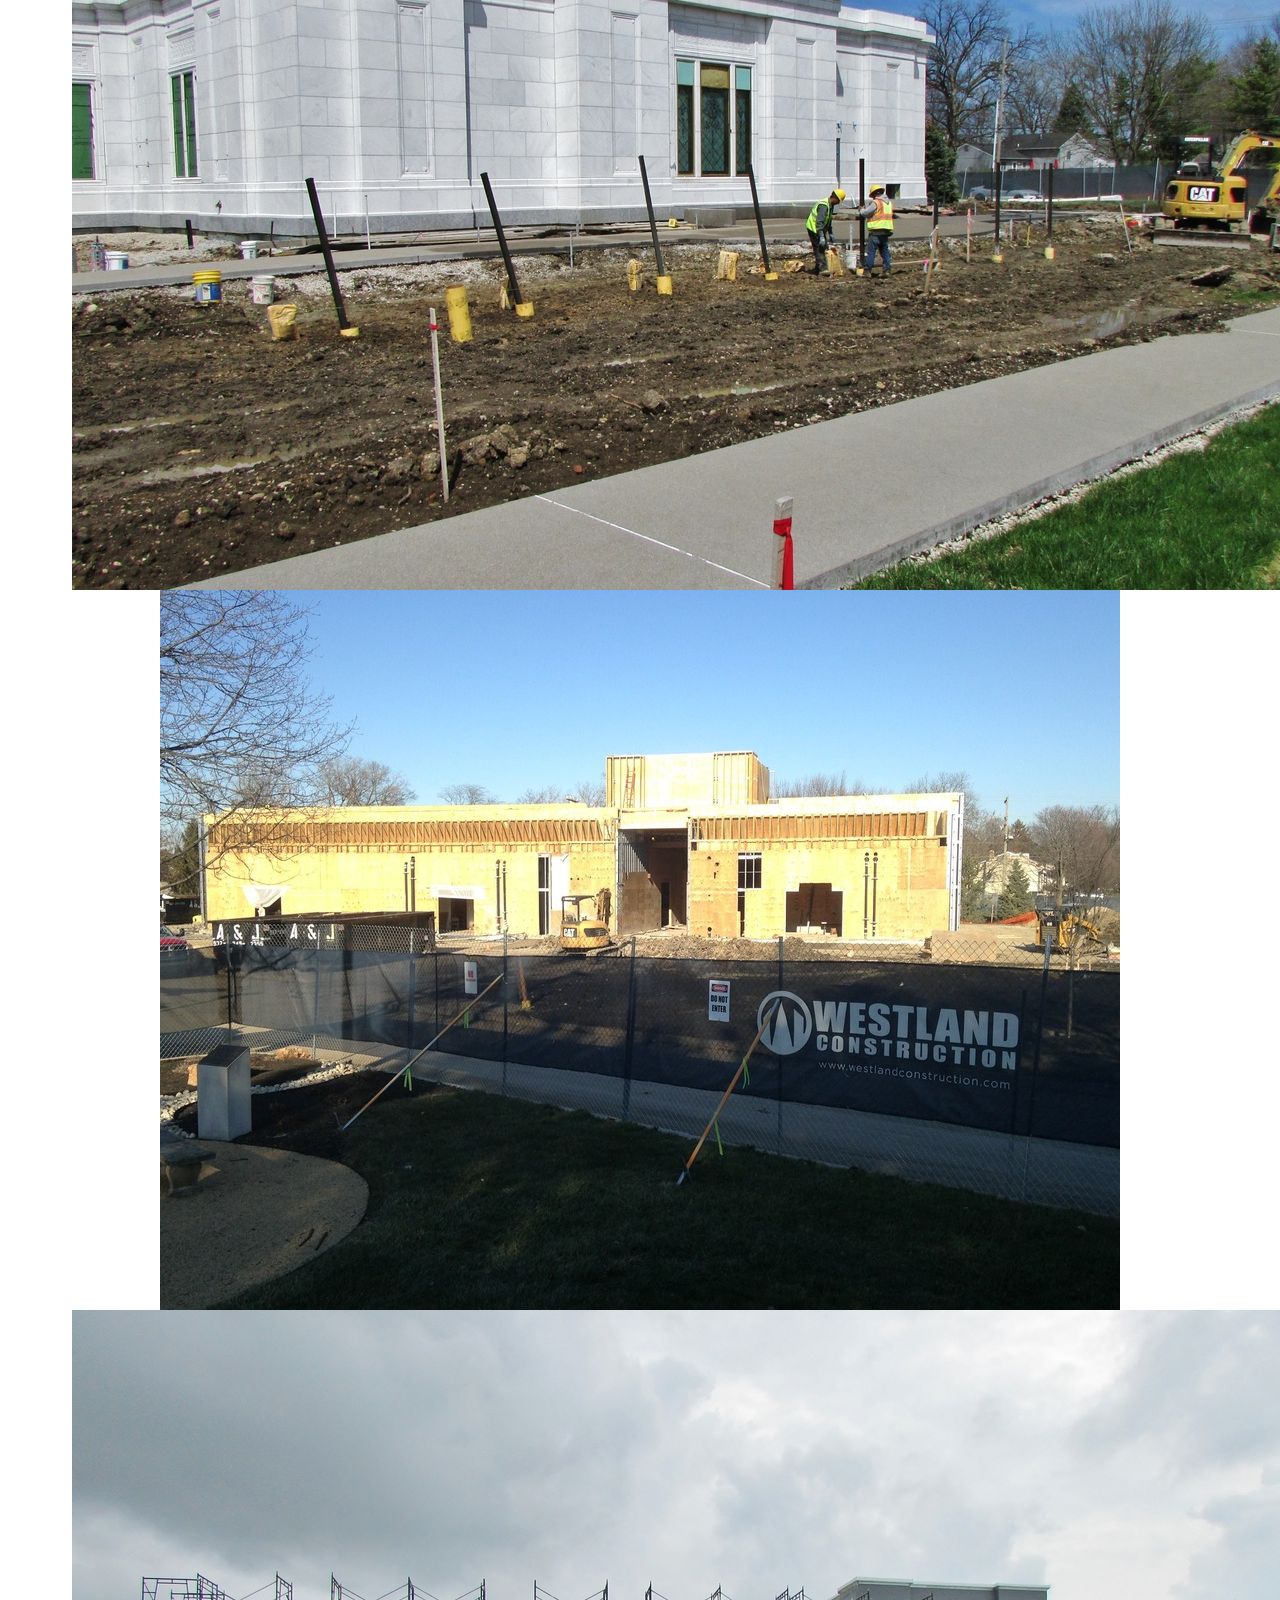
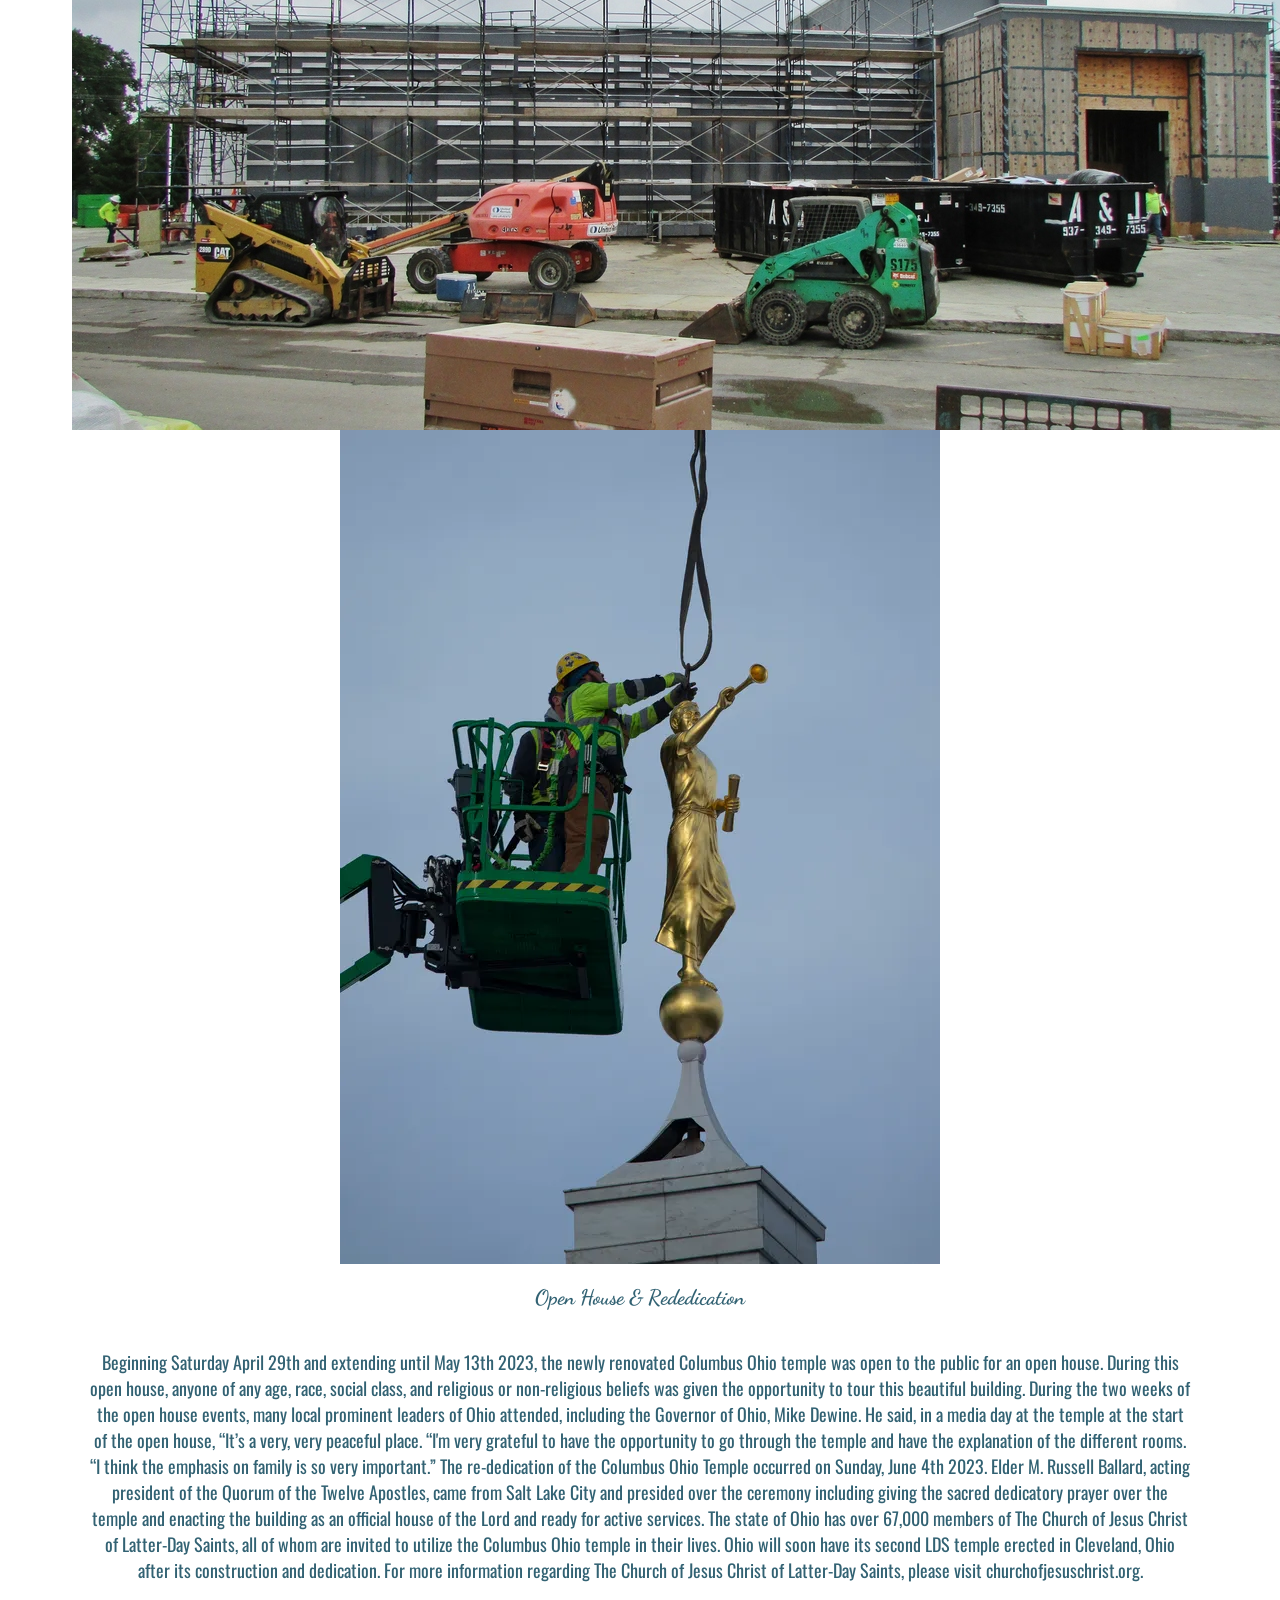
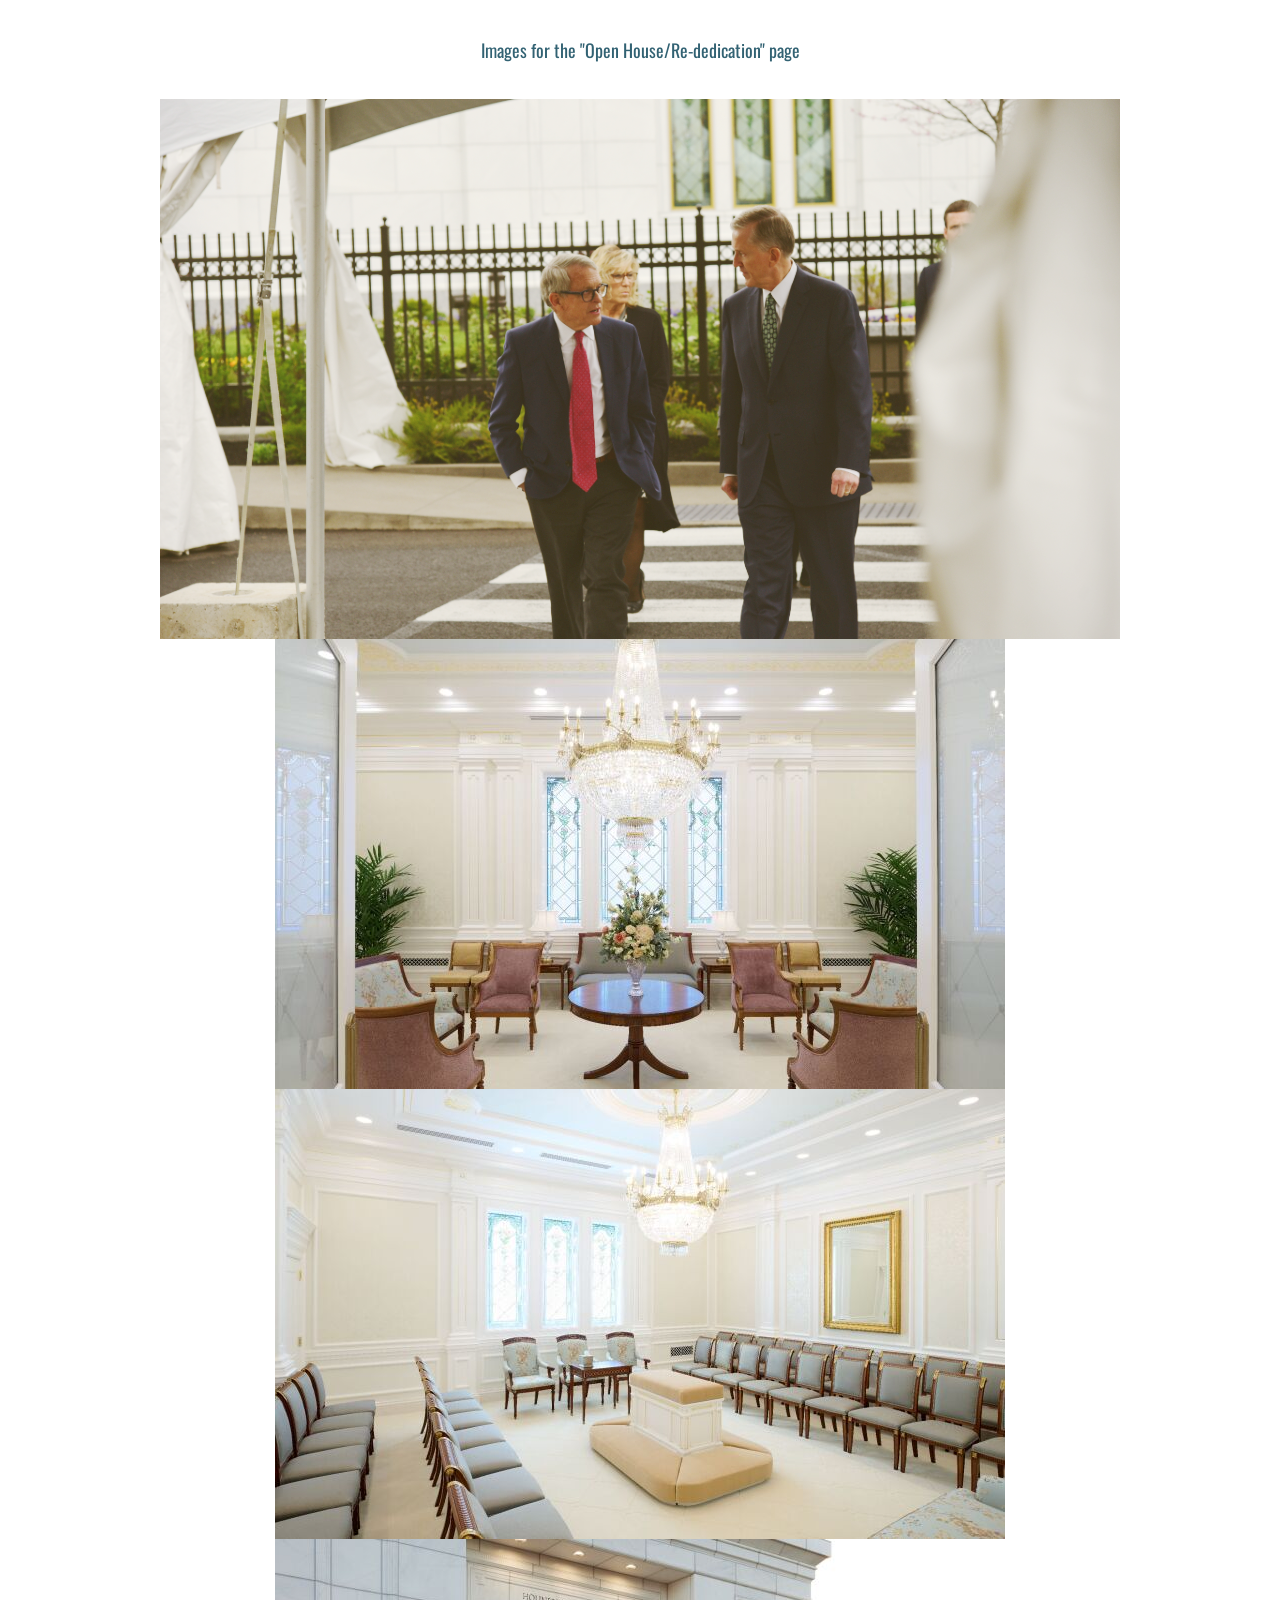
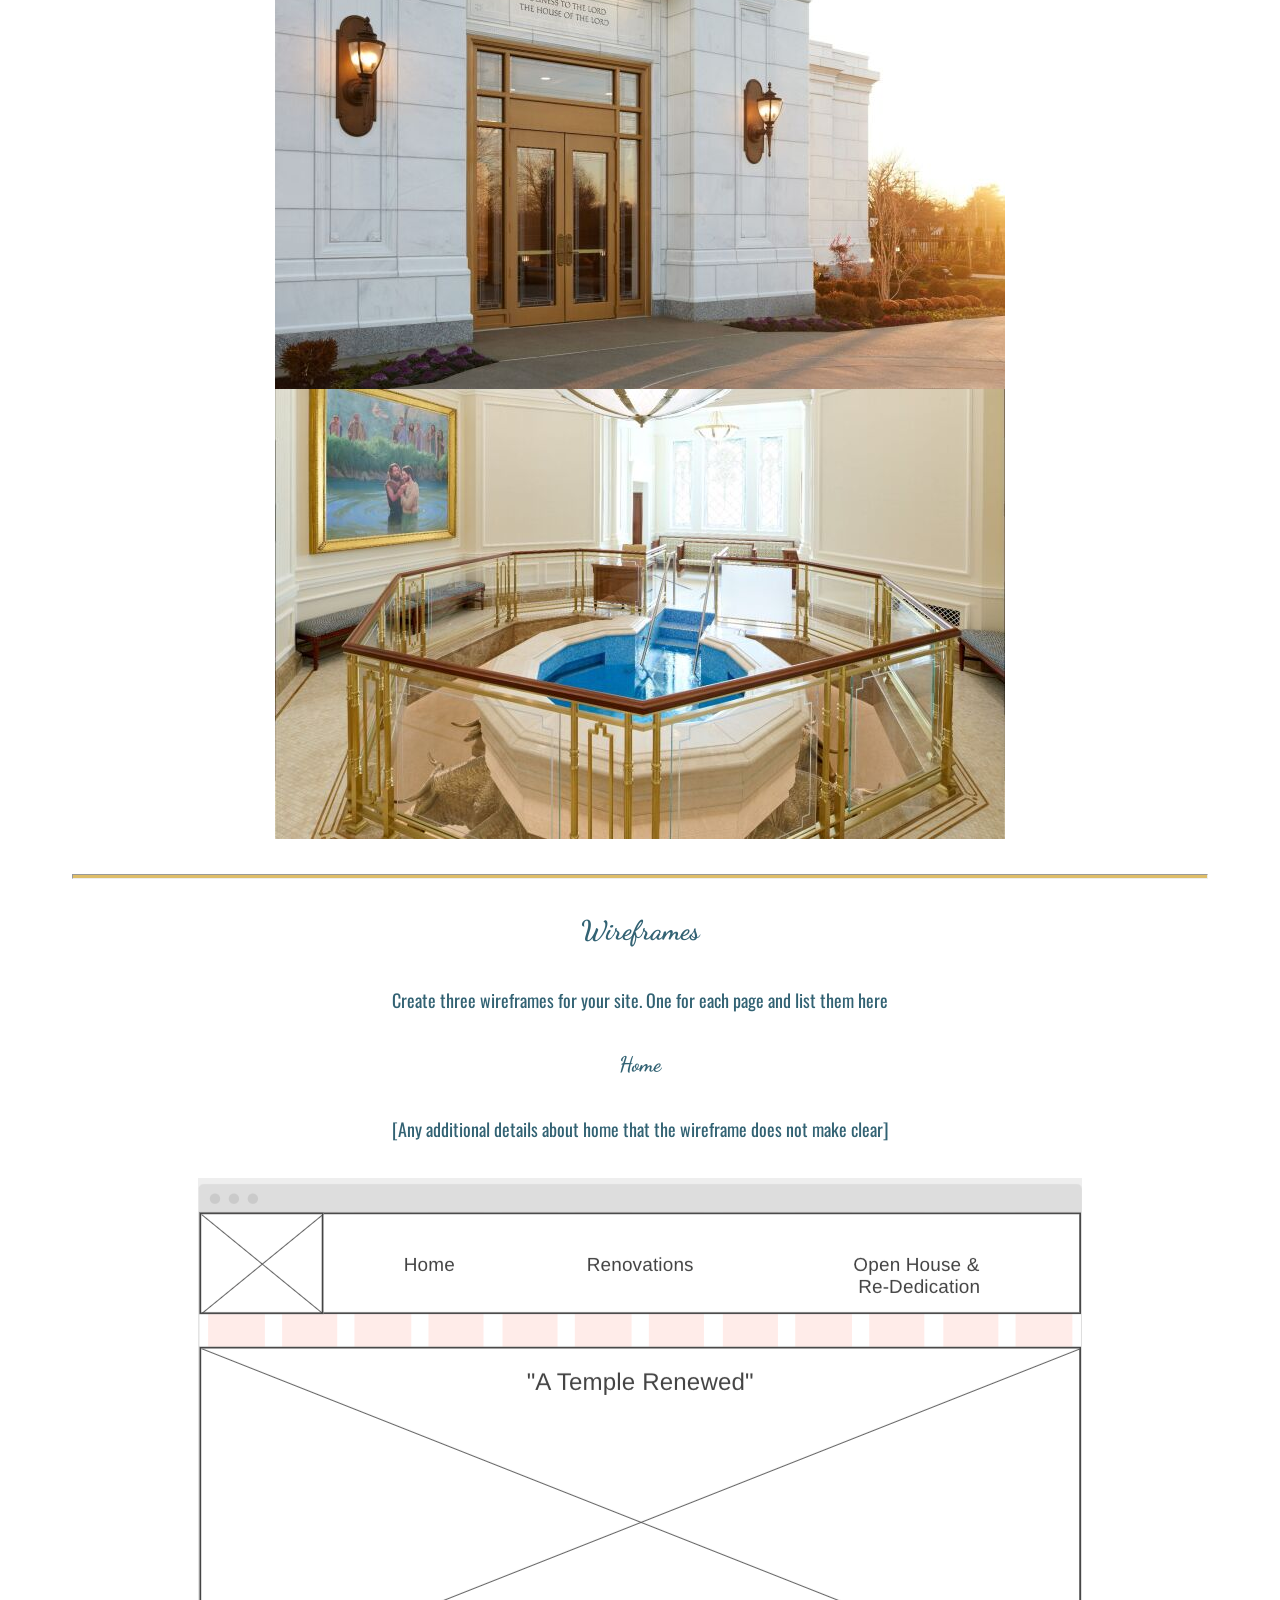
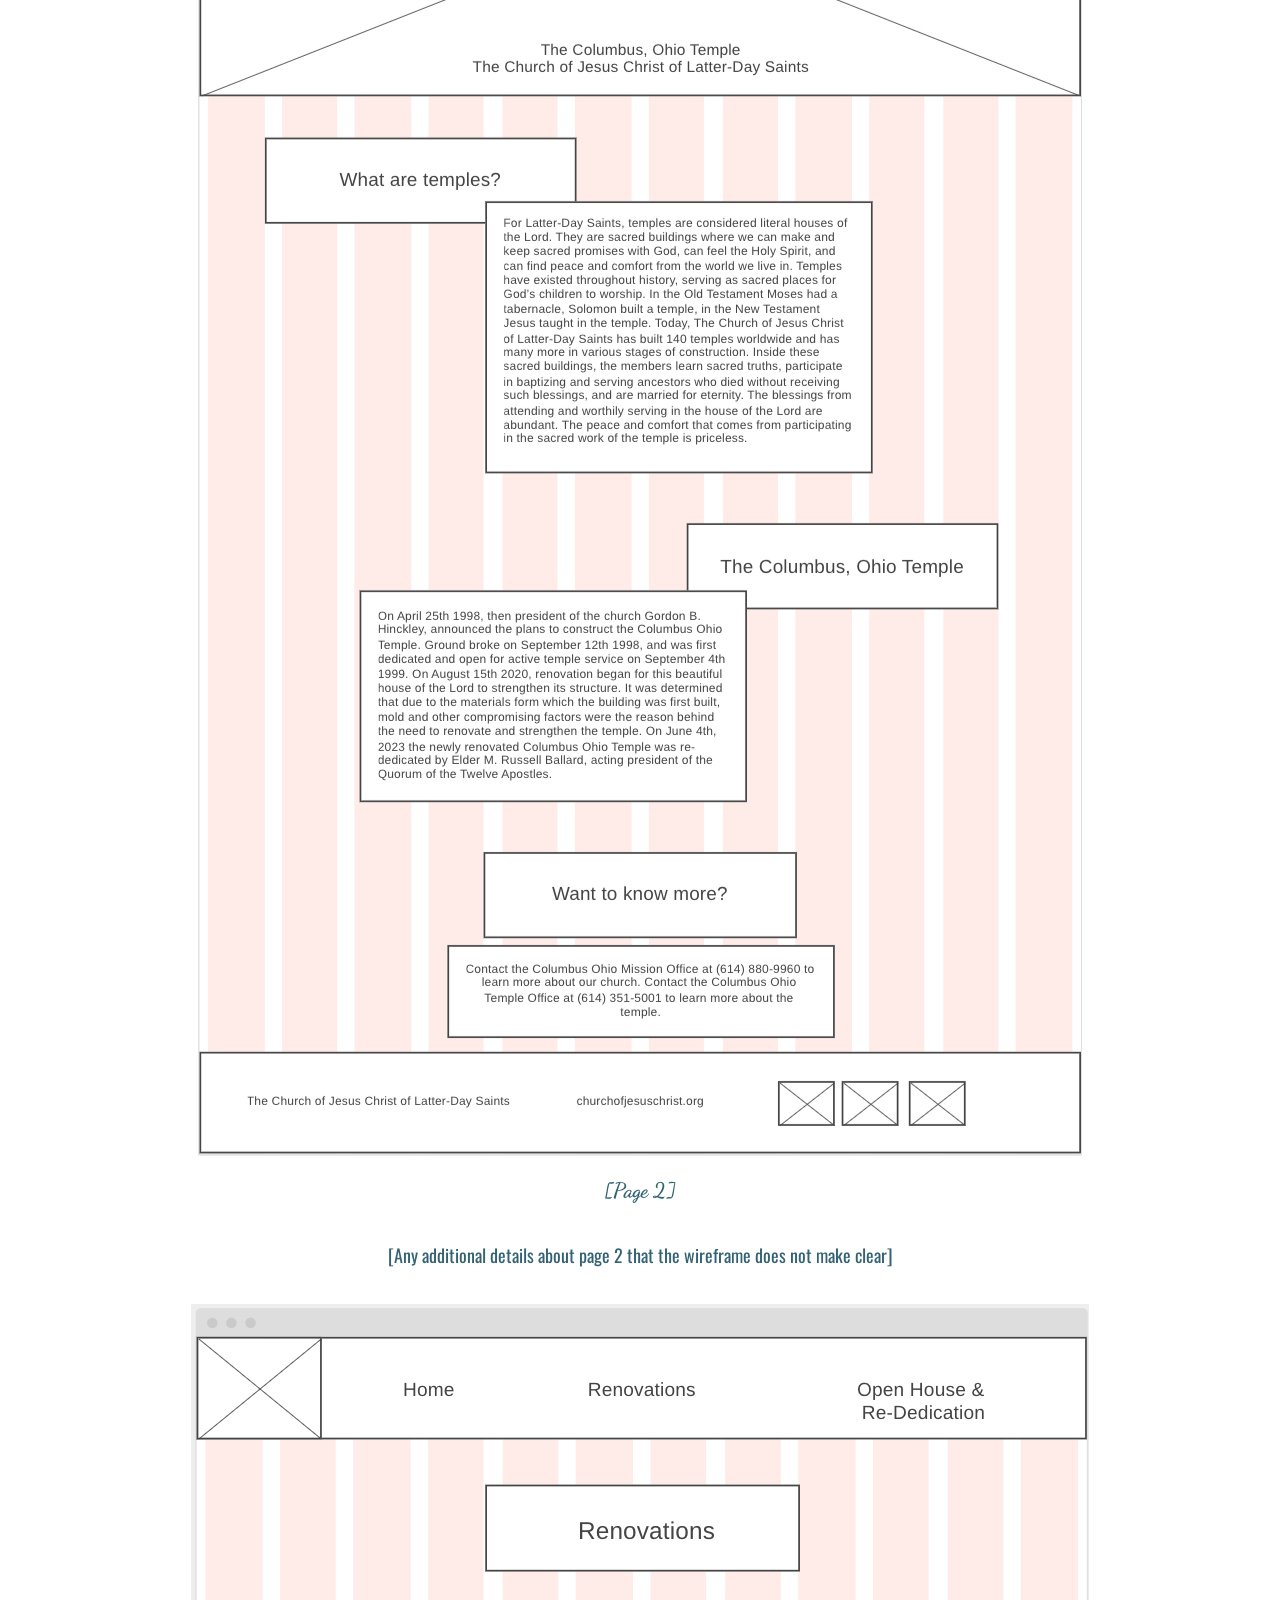
<file: wdd130/cotemple/site-plan.html>
<!DOCTYPE html>
<html lang="en-us">
    
  <head>
    <meta charset="utf-8">
    <title>Site Plan</title>
    <link type="text/css" rel="stylesheet" href="styles/site-plan.css">
  </head>

  <body>
    <header>
      <h1>"A Temple Renewed" Site Plan</h1>
      <h2>Jessica Young</h2>
      <h2>WDD 130-A6</h2>
      <!-- In the header above, add the name or your site, your name and class number. For example if you are in section 3 you would put WDD 130.03 -->
    </header>
    <main>

      <!-- ------------------------Steps 2-3------------------------------ -->
      <hr>
      <h2>Overview</h2>
      <h3>Purpose</h3>
      <p>The purpose of my website is to provide information about the newly
        renovated and soon to be re-dedicated Columbus, Ohio LDS Temple. This site will be simple yet
        engaging as it provides basic information about temples of the Church of Jesus Christ of Latter-Day Saints along with explanations on why it was recently renovated, its open-house, and
        information on its re-dedication ceremony in June of 2023.</p>  <!-- change this -->


      <h3>Audience</h3>
      <p>The intended audience will be non-members, specifically those living near or
        around the area of the temple, who are curious of the construction, open-house, and rededication traffic and events that have occurred near them. Simply, for people who want to
        know more about that beautiful building and what its purpose is. </p>  <!-- change this -->

      <hr>
      <h2>Branding</h2>
      <h3>Website Logo</h3>
      <!-- Replace this with some sort of logo for your site.  A logo can be as simple as the name of your site in a nice font :) -->
      <img src="images/rsz_temple_logo.png" alt="Logo image">
      <hr>
      <h2>
        Style Guide
      </h2>

      <!-- ------------------------Steps 4-8------------------------------ -->

      <h3>
        Color Palette
      </h3>
      <!--  The colors you choose for a website are one of the most important decisions you will make. Follow the instructions on the activity in iLearn then return and replace the color codes below with the hex color codes (the 6 digit numbers that show at the bottom of each color) for the colors you have chosen below.  You should have at least 2 colors but do not have to fill in all 4 if you do not need them.  -->

      <!-- Copy and paste the URL to your finished palette below Make sure to paste it into both spots -->
      Palette URL: <a href="https://coolors.co/5c9ead-ffffff-326273-debd68-0c090d" target="_blank">https://coolors.co/5c9ead-ffffff-326273-debd68-0c090d</a>


      <table class="colors">
        <tr><th>Primary</th><th>Secondary</th><th>Accent 1</th><th>Accent 2</th></tr>
        <!-- Replace the numbers in the boxes below with your hex color codes. Then switch to the site-plan.css file and change your colors there as well. -->
        <tr><td class="primary">[#326273]</td><td class="secondary">[#FFFFFF]</td><td class="accent1">[#DEBD68]</td><td class="accent2">[#5C9EAD]</td></tr>
      </table>

      <!-- ------------------------Step 9------------------------------ -->

      <h3>
        Typography
      </h3>
      <!-- Choose a font for your paragraphs (body copy) and headlines. What font(s) have you chosen? Why did you choose what you did?  Make sure to review the list of web safe fonts at W3Schools.org as a starting point.  Think also about which of your colors above you might use for background and font colors. -->

      <h4>
        Heading Font: Noteworthy  <!-- change this -->
      </h4>
      <h4>
        Paragraph Font: Oso Serif Variable  <!-- change this -->
      </h4>
      <h3>
        Normal paragraph example
      </h3>
      <p>
        Lorem ipsum dolor sit amet, consectetur adipiscing elit, sed do eiusmod tempor incididunt ut labore et dolore magna aliqua. Ut enim ad minim veniam, quis nostrud exercitation ullamco laboris nisi ut aliquip ex ea commodo consequat. Duis aute irure dolor in reprehenderit in voluptate velit esse cillum dolore eu fugiat nulla pariatur. Excepteur sint occaecat cupidatat non proident, sunt in culpa qui officia deserunt mollit anim id est laborum.
      </p>
      <h3>
        Colored paragraph example
      </h3>
      <p class="colored">
        Lorem ipsum dolor sit amet, consectetur adipiscing elit, sed do eiusmod tempor incididunt ut labore et dolore magna aliqua. Ut enim ad minim veniam, quis nostrud exercitation ullamco laboris nisi ut aliquip ex ea commodo consequat. 
      </p>

      <!-- ------------------------Step 10------------------------------ -->

      <h3>
        Navigation
      </h3>
      <!-- Think about how you want your navigation bar to look. In the site-plan.css file change the colors to your colors to get the look you desire. --> 
      <nav>
        <a href="#">Home</a>
        <a href="#">Renovations</a>
        <a href="#">Open House/Re-dedication</a>
      </nav>
      <hr>
      <h2>
        Site Map
      </h2>
      <div class="sitemap">
        <div class="sm-home">
          Home
        </div>
        <div class="sm-page2">
          Renovations <!-- change this -->
        </div>
        <div class="sm-page3">
          Open House/Re-dedication  <!-- change this -->
        </div>

        <div class="top">
          &nbsp;
        </div>
        <div class="left">
          &nbsp;
        </div>
        <div class="right">
          &nbsp;
        </div>

      </div>

      <!-- --------Content Section -------------- -->
      <hr>
      <h2>
        Content
      </h2>
      <h3>Home page</h3>
      <h4>What are temples?</h4>
      <p>
       For Latter-Day Saints, temples are considered literal houses of the Lord. They are sacred buildings where we can make and keep sacred promises with God, can feel the Holy Spirit, and can find peace and comfort from the world we live in.

       Temples have existed throughout history, serving as sacred places for God’s children to worship. In the Old Testament Moses had a tabernacle, Solomon built a temple, in the New Testament Jesus taught in the temple. Today, The Church of Jesus Christ of Latter-Day Saints has built 140 temples worldwide and has many more in various stages of construction. 

       Inside these sacred buildings, the members learn sacred truths, participate in baptizing and serving ancestors who died without receiving such blessings, and are married for eternity. The blessings from attending and worthily serving in the house of the Lord are abundant. The peace and comfort that comes from participating in the sacred work of the temple is priceless.

      </p>
      <h4>The Columbus Ohio Temple</h4>
      <p> 
      On April 25th 1998, then president of the church Gordon B. Hinckley, announced the plans to construct the Columbus Ohio Temple. Ground broke on September 12th 1998, and was first dedicated and open for active temple service on September 4th 1999. On August 15th 2020, renovation began for this beautiful house of the Lord to strengthen its structure. It was determined that due to the materials form which the building was first built, mold and other compromising factors were the reason behind the need to renovate and strengthen the temple. 

      On June 4th, 2023 the newly renovated Columbus Ohio Temple was re-dedicated by Elder M. Russell Ballard, acting president of the Quorum of the Twelve Apostles. 

      </p>
      <h4>Want to know more?</h4>
      <p>
      Contact the Columbus Ohio Mission Office at (614) 880-9960 to learn more about our church.
      Contact the Columbus Ohio Temple Office at (614) 351-5001 to learn more about the temple.

      </p>
      <p>Images for the Home page</p>
        <img src="images/hero_banner.png" alt="renovated Columbus Ohio temple">

      </ul>
      <h3>Renovations</h3>
      <p>On August 15th 2020, the Columbus Ohio Temple began its two and a half year journey of renovations and upgrades. It is said that the original work to build the temple did not include measures to combat the moist and humid atmosphere of Ohio. Therefore, including other measures to ensure the strength and longevity of the temple, renovations began. 

        Updates and upgrades including new climate control improvements to the exterior walls of the temple, as well as acoustics to create a more reverent environment on the inside of the building have been done. Other updates include more natural light being brought to many of the rooms by enlarging many windows and adding additional art glass throughout the temple. 
        
        A new entrance, decorated with gold pillars invites all to come to participate in this sacred building. A new and larger coat room and show area has been included as well as a spacious waiting area for friends.
        
      </p>
      <p>Images for the "Renovations" page</p>
        <img src="images/reno.jpeg" alt="renovations of Columbus Ohio temple">
        <img src="images/reno1.jpeg" alt="renovations of Columbus Ohio temple">
        <img src="images/reno2.jpeg" alt="renovations of Columbus Ohio temple">
        <img src="images/reno3.jpeg" alt="renovations of Columbus Ohio temple">
        <img src="images/reno4.jpeg" alt="renovations of Columbus Ohio temple">
        <img src="images/reno5.jpeg" alt="renovations of Columbus Ohio temple">
        <img src="images/reno6.jpeg" alt="renovations of Columbus Ohio temple">
        <img src="images/reno7.jpeg" alt="renovations of Columbus Ohio temple">

      </ul>
      <h3>Open House & Rededication</h3>
      <p>
        Beginning Saturday April 29th and extending until May 13th 2023, the newly renovated Columbus Ohio temple was open to the public for an open house. During this open house, anyone of any age, race, social class, and religious or non-religious beliefs was given the opportunity to tour this beautiful building. 

        During the two weeks of the open house events, many local prominent leaders of Ohio attended, including the Governor of Ohio, Mike Dewine. He said, in a media day at the temple at the start of the open house, “It’s a very, very peaceful place. “I'm very grateful to have the opportunity to go through the temple and have the explanation of the different rooms. “I think the emphasis on family is so very important.”

        The re-dedication of the Columbus Ohio Temple occurred on Sunday, June 4th 2023. Elder M. Russell Ballard, acting president of the Quorum of the Twelve Apostles, came from Salt Lake City and presided over the ceremony including giving the sacred dedicatory prayer over the temple and enacting the building as an official house of the Lord and ready for active services. The state of Ohio has over 67,000 members of The Church of Jesus Christ of Latter-Day Saints, all of whom are invited to utilize the Columbus Ohio temple in their lives. Ohio will soon have its second LDS temple erected in Cleveland, Ohio after its construction and dedication. 

        For more information regarding The Church of Jesus Christ of Latter-Day Saints, please visit churchofjesuschrist.org.

      </p>
      <p>Images for the "Open House/Re-dedication" page</p>
      <img src="images/dewine.png" alt="Governor Dewine at the temple Open House">
      <img src="images/colum_temple_1.jpeg" alt="image of the celestial room of the temple">
      <img src="images/colum_temple_3.jpeg" alt="image of the sealing room of the temple">
      <img src="images/colum_temple_4.jpeg" alt="image of the front entrance to the temple">
      <img src="images/colum_temple_5.jpeg" alt="image of the baptismal font of the temple">

      </ul>
      <hr>
      <h2>
        Wireframes
      </h2>
      <p>
        Create three wireframes for your site. One for each page and list them here</p>

      <h3>Home</h3>
      <p>         
        [Any additional details about home that the wireframe does not make clear]
      </p>
      <img src="images/home.png" alt="Home Page Wireframe">

      <h3>[Page 2]</h3>
      <p>         
        [Any additional details about page 2 that the wireframe does not make clear]
      </p>
      <img src="images/renovations.png" alt="Renovations Wireframe">

      <h3>[Page 3]</h3>
      <p>         
        [Any additional details about page 3 that the wireframe does not make clear]
      </p>
      <img src="images/openhouse.png" alt="Open House & Re-Dedication Wireframe">
    </main>
  </body>

</html>
</file>
<file: Mod 4 Challenge/styles/style.css>
body{
    background-color: pink;
}
h1{
    font-size: 2.5em;
    color: white;
    text-align: center;
}
p{
    color: white;
    text-align: center;
    padding: 1em;
}
</file>
<file: Mod 5 Challenge/styles/styles.css>
body {
    margin: 0;
    text-align: center;
}
.desk-image, .graphic-image, .person-image {
    width: 10%;
    border: 10px solid black;
    border-radius: 50%;
    margin: 40px;
}
footer {
    background-color: gray;
}
.hero-image {
    width: 100%;
    margin: 0;
}
</file>
<file: wdd130/cotemple/styles/style.css>
@import url('https://fonts.googleapis.com/css2?family=Dancing+Script&family=Oswald:wght@300&display=swap');

#content{
    max-width: 1600px;
    margin: 0 auto;
}
nav a{
    text-align: center;
    color:  #DEBD68;
    text-decoration: none;
    padding: 35px;
    font-size: 2em;
    font-family: 'Dancing Script', cursive;
}
nav{
    display: flex;
    justify-content: space-around;
}
footer .social img {
    padding-top: 15px;
    margin-top: 25px;
    margin-bottom: 30px;
}
#logo_link {
    justify-self: center;
    align-self: center;
}
.logo{
    width: 150px;
    height: 100px;
    border: 10px solid#DEBD68;
    margin-bottom: 10px;
}
footer a {
    color: #DEBD68 ;
    text-decoration: none;
    font-size: 1.5em;
}
footer a:hover{
    color: #326273;
    text-decoration: underline;
    background-color: #DEBD68;
}
footer{
    background-color: #5C9EAD;
    color: #DEBD68;
    padding: 25px 50px;
    display: flex;
    justify-content: space-around;
    align-items: center;
    height: 100px;
}
main section{
    text-align: center;
}
header{
    background-color:#5C9EAD ;
    display: grid;
    grid-template-columns: 150px auto;
    height: 100px;
}
.home-title{
    text-align: center;
    font-size: 4.5em;
    color:#326273;
    font-family: 'Dancing Script', cursive;
    
}
.home-subtitle{
    text-align: center;
    color:#326273;
    font-size: 2em;
}

p {
    font-family: 'Oswald', sans-serif;
}

footer .social img {
    padding-top: 15px;
    margin-top: 25px;
}
.hero-banner {
    width: 100%;
    margin: 0 auto;
    padding-top: 3em;
    border: 2em;
}
.home-grid{
    display: grid;
    grid-template-columns: repeat(10, 1fr);
}
.temples {
    grid-column: 2/10;
    grid-row: 1/2;
    margin-top: 25px;
    display: grid;
    grid-template-columns: repeat(10, 1fr); 
}
.cotemp {
    grid-column: 2/10;
    grid-row: 2/3;
    display: grid;
    grid-template-columns: repeat(10, 1fr); 
}
.more-info {
    grid-column: 2/10;
    grid-row: 3/4;
    display: grid;
    grid-template-columns: repeat(10, 1fr); 
}

.temples h2 {
    text-align: center;
    font-size: 3em;
    font-family: 'Dancing Script', cursive;
    border: 5px solid #DEBD68;
    width: 500px;
    padding: 60px;
    grid-column: 1/6;
    grid-row: 1/3;
}
.cotemp h2 {
    text-align: center;
    font-size: 3em;
    font-family: 'Dancing Script', cursive;
    border: 5px solid#DEBD68;
    width: 700px;
    padding: 60px;
    padding-left: 100px;
    grid-column: 6/11;
    grid-row: 7/9;
}
.more-info h2 {
    text-align: center;
    font-size: 3em;
    font-family: 'Dancing Script', cursive;
    border: 5px solid#DEBD68;
    width: 500px;
    padding: 60px;
    grid-column: 1/6;
    grid-row: 13/15;
}
.temples-p {
    font-size: 1em;
    padding: 20px;
    text-align: left;
    border: 5px solid #5C9EAD;
    grid-column: 5/12;
    grid-row: 2/5;
    background-color: white;
}
.cotemp-p {
    font-size: 1em;
    padding: 20px;
    text-align: left;
    border: 5px solid #5C9EAD;
    grid-column: 1/7;
    grid-row: 8/11;
    background-color: white;
}

.contact-us {
    font-size: 1em;
    padding: 20px;
    text-align: left;
    border: 5px solid #5C9EAD;
    grid-column: 5/12;
    grid-row: 14/15;
    background-color: white;
}

/*Renovations*/
.home-grid{
    display: grid;
    grid-template-columns: repeat(10, 1fr);
}
.reno {
    display: grid;
    grid-template-columns: 1fr;
    justify-items: center;
}
.reno h1{
    text-align: center;
    font-size: 3.2em;
    font-family: 'Dancing Script', cursive;
    border: 5px solid #DEBD68;
    width: 400px;
    padding: 18px;
}
.reno-p{
    font-size: 1em;
    padding: 20px;
    text-align: left;
    border: 5px solid #5C9EAD;
    background-color: white;
    margin-bottom: 75px;
    width: 800px;
}

/*Open House*/

.open-house {
    display: grid;
    grid-template-columns: 1fr;
    justify-items: center;
}
.open-house h1{
    text-align: center;
    font-size: 3.2em;
    font-family: 'Dancing Script', cursive;
    border: 5px solid #DEBD68;
    width: 400px;
    padding: 18px;
}
.open-p {
    font-size: 1em;
    padding: 20px;
    text-align: left;
    border: 5px solid #5C9EAD;
    background-color: white;
    margin-bottom: 75px;
    width: 800px;
}

* {box-sizing:border-box}

/* Slideshow container */
.slideshow-container {
  max-width: 1200px;
  position: relative;
  margin: auto;
}

/* Hide the images by default */
.mySlides {
  display: none;
}

/* Next & previous buttons */
.prev, .next {
  cursor: pointer;
  position: absolute;
  top: 50%;
  width: auto;
  margin-top: -22px;
  padding: 16px;
  color: white;
  font-weight: bold;
  font-size: 25px;
  transition: 0.6s ease;
  border-radius: 0 3px 3px 0;
  user-select: none;
}

/* Position the "next button" to the right */
.next {
  right: 0;
  border-radius: 3px 0 0 3px;
}

/* On hover, add a black background color with a little bit see-through */
.prev:hover, .next:hover {
  background-color: rgba(0,0,0,0.8);
}

/* Caption text */
.text {
  color: #f2f2f2;
  font-size: 25px;
  padding: 8px 12px;
  position: absolute;
  bottom: 8px;
  width: 100%;
  text-align: center;
  font-family: 'Oswald', sans-serif;
}

/* Number text (1/5 etc) */
.numbertext {
  color: #f2f2f2;
  font-size: 12px;
  padding: 8px 12px;
  position: absolute;
  top: 0;
  font-family: 'Oswald', sans-serif;
}

/* The dots/bullets/indicators */
.dot {
  cursor: pointer;
  height: 15px;
  width: 15px;
  margin: 0 2px;
  background-color: #bbb;
  border-radius: 50%;
  display: inline-block;
  transition: background-color 0.6s ease;
}

.active, .dot:hover {
  background-color: #717171;
}

/* Fading animation */
.fade {
  animation-name: fade;
  animation-duration: 1.5s;
}

@keyframes fade {
  from {opacity: .4}
  to {opacity: 1}
}
</file>
<file: wdd130/wwr/styles/style.css>
@import url('https://fonts.googleapis.com/css2?family=Barlow+Condensed:wght@300&family=Caveat:wght@600&display=swap');

#content{
    max-width: 1600px;
    margin: 0 auto;
}
nav a{
    text-align: center;
    color: #39321A;
    text-decoration: none;
    padding: 35px;
}
#hero-msg h1{
    text-align: center;
    font-size: 70px;
    color:#FEFFEA;
}
#hero-msg h4{
    text-align: center;
    color:#FEFFEA;
}
.button-box{
    text-align: center;
}
main section{
    text-align: center;
}
#background{
    height: 725px;
    background-color: #A3E1E1;
    grid-column: 1/11;
    grid-row: 4/9;
}
header{
    background-color: #FBCBB2;
    display: grid;
    grid-template-columns: 150px auto;
}
nav a:hover{
    background-color: #A3E1E1;
    color: #39321A;
}
.book, .join{
    background-color: #A3E1E1;
    color: #39321A;
    text-decoration: none;
    font-size: 18px;
    padding: 15px 30px;
    margin-top: 50px;
    border-radius: 5px;
}
.book:hover, .join:hover{
    background-color: #A3E1E1;
    color: #39321A;
}
.msg{
    background-color: #FBCBB2;
    padding: 35px;
    margin-bottom: 160px;
    grid-column: 6/10;
    grid-row: 6/7;
    box-shadow: 5px 5px 10px #39321A;
}
footer{
    background-color: #FBCBB2;
    color: #39321A;
    padding: 25px 50px;
    display: flex;
    justify-content: space-around;
    align-items: center;
}
.home-title {
    color: #39321A;
    font-family: 'Caveat', 'Impact', sans-serif;
    font-size: 2em;
    margin-top: 10px;
    text-align: center;
}
h4{
    color: #39321A;
    text-align: center;
}
.msg p{
    color: #39321A;
    font-size: .8em;
    line-height: 1.5em;
    padding-bottom: 15px;
}
footer a {
    color: #39321A;
    text-decoration: none;
    font-size: 1.2em;
}
footer a:hover{
    color: #39321A;
    text-decoration: underline;
    background-color: #A3E1E1;
}
.logo{
    width: 80px;
}
.icon{
    width: 80px;
    padding-top: 10px;
}
#hero-img{
    width: 100%;
}
body{
    background-color: #FEFFEA;
    font-family: 'Barlow Condensed', 'Arial Narrow', sans-serif;
    font-size: 22px;
    margin: 0;
    padding: 0;
}
.msg h2 {
    color: #39321A;
    font-family: 'Caveat', 'Impact', sans-serif;
    font-size: 32px;
    margin: 0;
}

#logo_link {
    padding-top: 5px;
    justify-self: center;
    align-self: center;
}
footer .social img {
    padding-top: 15px;
    margin-top: 25px;
}
.rivers-card{
    margin: 200px 0;
    grid-column: 2/4;
    grid-row: 2/3;
} 
.camping-card{
    margin: 200px 0;
    grid-column: 5/7;
    grid-row: 2/3;
}
.rapids-card {
    margin: 200px 0;
    grid-column: 8/10;
    grid-row: 2/3;
}
.card-img {
    border: 10px solid #39321A;
    width: 100%;
    transition: transform .5s;
    box-shadow: 5px 5px 10px #39321A;
}
main section img {
    box-sizing: border-box;
}
#background {
    margin-bottom: 80px;
}
.mountains {
    margin-bottom: 150px;
    width: 100%;
    grid-column: 2/7;
    grid-row: 5/8;
    box-shadow: 5px 5px 10px #39321A;
}
nav{
    display: flex;
    justify-content: space-around;
}
#hero {
    display: grid;
    grid-template-columns: 1fr 3fr 1fr;
    margin-top: -100px; 
}
#hero-box {
    grid-column: 1/4;
    grid-row: 1/3;
    z-index: -1;
}
#hero-msg {
    grid-column: 2/3;
    grid-row: 1/2;
    margin-top: 100px;
}
.home-grid{
    display: grid;
    grid-template-columns: repeat(10, 1fr);
}
.card-img:hover {
    opacity: .6;
    transform: scale(1.1);
}

/*The Rivers*/
.rivers-grid{
    display: grid;
    grid-template-columns: repeat(5, 1fr);
    grid-template-rows: repeat(4, 1fr);
}
#rivers-hero-img{
    width: 100%;
    margin-bottom: 80px;
}
.center{
    display: block;
    margin-left: auto;
    margin-right: auto;
    width: 50%;
}
#rivers-hero-msg{
    padding: 20px;
    grid-column: 6/10;
    grid-row: 6/7;
    font-size: 2em;
}
.salmon-h {
    font-size: 2em;
    font-family: 'Caveat', 'Impact', sans-serif;
    grid-column: 1/2;
    grid-row: 1/2;
    z-index: 0;
    padding-left: 150px;
}
.gray-h {
    font-size: 2em;
    font-family: 'Caveat', 'Impact', sans-serif;
    grid-column: 2/3;
    grid-row: 2/3;
    z-index: 0;
    padding-right: 150px;
}
.grand-h {
    font-size: 2em;
    font-family: 'Caveat', 'Impact', sans-serif;
    grid-column: 1/2;
    grid-row: 3/4;
    z-index: 0;
    padding-left: 150px;
}
.salmon-river {
    color: #39321A;
    font-size: 1.25em;
    line-height: 1.25em;
    background-color: #FBCBB2;
    padding: 35px;
    box-shadow: 5px 5px 10px #39321A;
    width: 900px;
    height: 400px;
    grid-column: 1.5/3;
    grid-row: 1.5/2.5;
    z-index: -1;
} 
.salmon-river p{
    width: 900px;
    height: 200px;
    z-index: -2;
}
.gray-river p{
    width: 900px;
    height: 200px;
    z-index: -2;
}
grand-river p{
    width: 900px;
    height: 200px;
    z-index: -2;
}
.gray-river {
    color: #39321A;
    font-size: 1.25em;
    line-height: 1.25em;
    padding-bottom: 15px;
    background-color: #FBCBB2;
    padding: 35px;
    box-shadow: 5px 5px 10px #39321A;
    width: 900px;
    height: 350px;
    grid-column: 1/2;
    grid-row: 2/3;
    z-index: -1;
} 
.grand-river {
    color: #39321A;
    font-size: 1.25em;
    line-height: 1.25em;
    padding-bottom: 15px;
    background-color: #FBCBB2;
    padding: 35px;
    box-shadow: 5px 5px 10px #39321A;
    width: 900px;
    height: 350px;
    grid-column: 2/3;
    grid-row: 3/4;
    z-index: -1;
}

.salmon-img{
    width: 1000px;
    padding-left: 75px;
    grid-column: 1/2;
    grid-row: 1/2;
    padding-top: 125px;
    padding-bottom: 200px;

}
.gray-img{
    width: 1000px;
    grid-column: 2/3;
    grid-row: 2/3;
    padding-right: 500px;
    padding-top: 125px;
    float: left;
}
.grand-img{
    width: 1000px;
    grid-row: 3/4;
    padding-left: 75px;
    grid-column: 1/2;
    grid-row: 3/4;
    padding-top: 125px;
    padding-bottom: 200px;
}
}

/*Contact Us*/

form {
    /* Center the form on the page */
    margin: 0 auto;
    width: 400px;
    /* Form outline */
    padding: 1em;
    border: 1px solid #ccc;
    border-radius: 1em;
  }
  
  ul {
    list-style: none;
    padding: 0;
    margin: 0;
  }
  
  form li + li {
    margin-top: 1em;
  }
  
  label {
    /* Uniform size & alignment */
    display: inline-block;
    width: 90px;
    text-align: right;
  }
  
  input,
  textarea {
    /* To make sure that all text fields have the same font settings
       By default, textareas have a monospace font */
    font: 1em sans-serif;
  
    /* Uniform text field size */
    width: 300px;
    box-sizing: border-box;
  
    /* Match form field borders */
    border: 1px solid #999;
  }
  
  input:focus,
  textarea:focus {
    /* Additional highlight for focused elements */
    border-color: #000;
  }
  
  textarea {
    /* Align multiline text fields with their labels */
    vertical-align: top;
  
    /* Provide space to type some text */
    height: 5em;
  }
  
  .button {
    /* Align buttons with the text fields */
    padding-left: 90px; /* same size as the label elements */
  }
  
  button {
    /* This extra margin represent roughly the same space as the space
       between the labels and their text fields */
    margin-left: 0.5em;
  }

  #feedback {
    background-color: antiquewhite;
    position: absolute;
    top: 0;
    left: 0;
    right: 0;
    padding: .5em;
    /* make this element invisible until we are ready for it */
    display: none;      
}
.moveDown {
    margin-top: 3em;
}

@media screen and (max-width: 900px) {
    #hero, .home-grid {
        display: block;
        height: auto;
    }
    nav, footer {
        flex-direction: column;
    }
    nav a {
        display: block;
        padding: 15px;
    }
    #hero {
        margin-top: 0;
    }
    #hero-msg {
        margin-top: 0;
    }
    #hero-msg h4 {
        display: none;
    }
    .home-title {
        font-size: 25px;
        color: #6f7364;
    }
    .rivers-card, .camping-card, .rapids-card { 
        margin: 50px auto;
        width: 60%;
    }
    #background {
        display: none;
    }
    .mountains, .msg {
        width: 80%;
        display: block;
        margin: 0 auto;
    }
    footer {
        margin-top: 25px;
    }
}
</file>
<file: wdd130/cotemple/styles/site-plan.css>
/* if you are using any Google fonts change the font names below to your fonts. 
Any spaces in your font name should be replaced with a +. 
Fonts are separated by a | */
@import url('https://fonts.googleapis.com/css2?family=Dancing+Script&family=Oswald:wght@300&display=swap');

:root {
  /* change the values below to your colors from your palette */
  --primary-color: #326273   ;
  --secondary-color: #FFFFFF ;
  --accent1-color: #DEBD68;
  --accent2-color: #5C9EAD;

  /* change the values below to your chosen font(s) */
  --heading-font: 'Dancing Script', cursive;;
  --paragraph-font: 'Oswald', sans-serif;

  /* these colors below should be chosen from among your palette colors above */
  --headline-color-on-white: #326273;  /* headlines on a white background */ 
  --headline-color-on-color: white; /* headlines on a colored background */ 
  --paragraph-color-on-white: #326273; /* paragraph text on a white background */ 
  --paragraph-color-on-color: white; /* paragraph text on a colored background */ 
  --paragraph-background-color: #5C9EAD  ;
  --nav-link-color: #DEBD68;
  --nav-background-color: white;
  --nav-hover-link-color:#326273 ;
  --nav-hover-background-color: #DEBD68;
}


/*  Look around below...but DON'T CHANGE ANYTHING! */

body {
  max-width: 1200px;
  margin: 0 auto;
  padding: 4em;
  font-size: 18px;
  text-align: center;
}
img {
  display: block;
  margin: 0 auto;
}
h1, h2, h3, h4, h5, h6 {
  font-family: var(--heading-font);
  color: var(--headline-color-on-white);
}
h2 {
  text-align: center;
}
hr {
  height: 3px;
  margin: 35px 0;
  background: var(--accent1-color);
}
header {
  padding: 1em;
  text-align: center;
  color: var(--headline-color-on-color);
  background-color: var(--paragraph-background-color);
}
header > h1, header > h2 {
  color: var(--headline-color-on-color);
}

p {
  font-family: var(--paragraph-font);
  color: var(--paragraph-color-on-white);
  padding: 1em;
}
.colors {
  width: 100%;
  min-width: 350px;
  margin: 30px auto;
  text-align: center;
}
.colors th {
  background-color: #999;
}
.colors td{
  width: 25%;
  height: 3em;
}

.primary {
  background-color: var(--primary-color);
}
.secondary {
  background-color: var(--secondary-color);
}
.accent1 {
  background-color: var(--accent1-color);
}
.accent2{
  background-color: var(--accent2-color);
}

p.colored {
  background-color: var(--paragraph-background-color);
  color: var(--paragraph-color-on-color);
}

nav {
  background-color: var(--nav-background-color);
  line-height: 3em;
  text-align: center;
  font-size: 1.2em;
}
nav  {
  list-style-type: none;
  display: flex;

}
nav a {
  padding:1em;
  min-width: 120px;
  text-decoration: none;
  padding: 10px;

}
nav a:link, nav a:visited {
  color: var(--nav-link-color);
}
nav a:hover {
  color: var(--nav-hover-link-color);
  background-color: var(--nav-hover-background-color);
}

.sitemap {
  display: grid;
  justify-content: center;

  grid-template-columns: repeat(6, 15%);
  grid-template-rows: 3em 1.5em 1.5em 3em;
  grid-template-areas: ". . home home . ."
    ". . . top . ."
    ". left left right right ."
    "page2 page2 . . page3 page3";
}
.sitemap > div {

  text-align: center;

}
.sm-home {
  grid-area: home;
  background-color: #ccc;
  line-height: 3em;
}
.sm-page2 {
  grid-area: page2;
  background-color: #ccc;
  line-height: 3em;
}
.sm-page3 {
  grid-area: page3;
  background-color: #ccc;
  line-height: 3em;
}

.top {
  grid-area: top;
  border-left: 1px solid;
}

.left {
  grid-area: left;
  border-top: 1px solid;
  border-left: 1px solid;
}

.right {
  grid-area: right;
  border-top: 1px solid;
  border-right: 1px solid;
}
</file>
